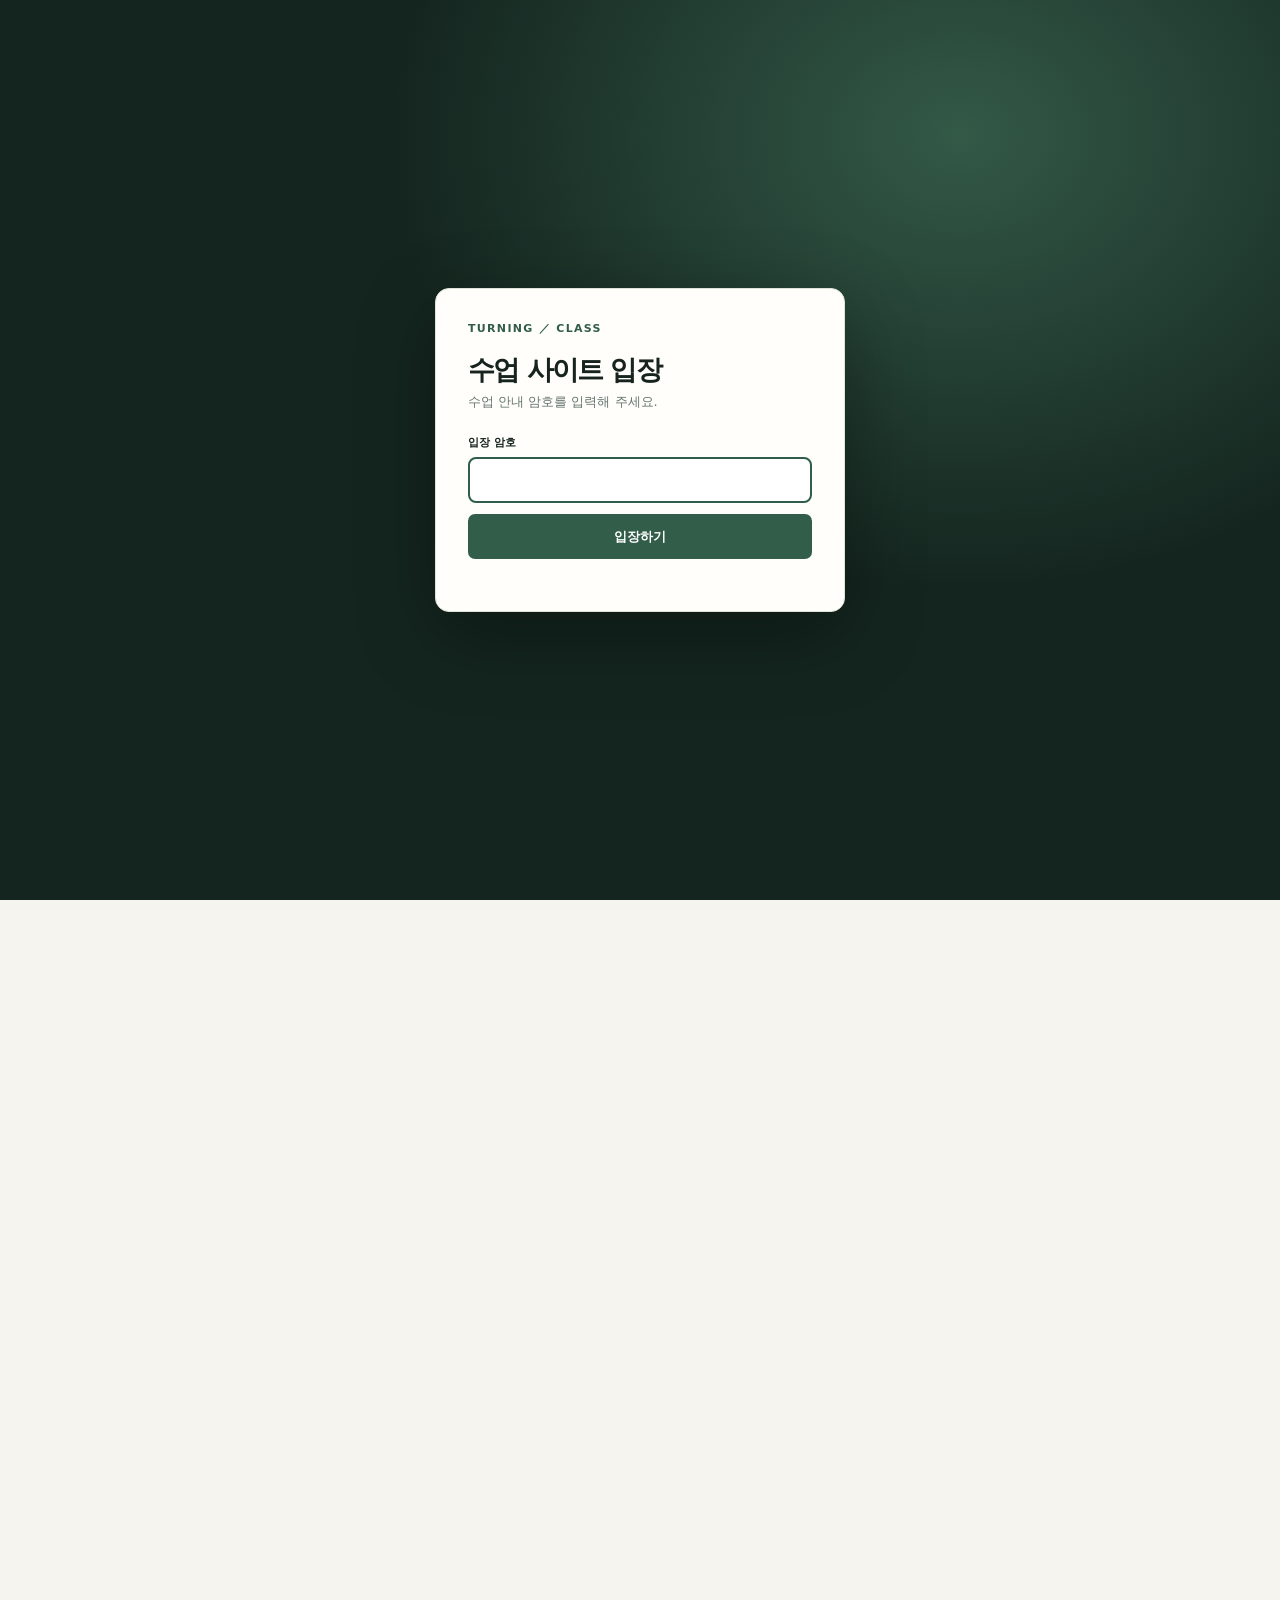
<file: index.html>
<!doctype html>
<html lang="ko">
<head>
<meta charset="utf-8"><meta name="viewport" content="width=device-width,initial-scale=1"><meta name="theme-color" content="#14251f">
<title>선반 수업 | 기계가공 실습</title>
<style>
:root{--ink:#17231e;--muted:#68766f;--paper:#f5f4ef;--card:#fffefa;--line:#e3e3d9;--green:#315d49;--lime:#c9df8a;--orange:#d8754e}*{box-sizing:border-box}html{scroll-behavior:smooth}body{margin:0;background:var(--paper);color:var(--ink);font-family:Inter,"Pretendard","Noto Sans KR",system-ui,sans-serif}a{color:inherit;text-decoration:none}.shell{max-width:1180px;margin:auto;padding:0 28px}.topbar{height:76px;border-bottom:1px solid var(--line);display:flex;align-items:center;justify-content:space-between}.brand{font-size:16px;font-weight:800;letter-spacing:-.04em}.brand b{color:var(--green)}nav{display:flex;gap:25px;color:#55645c;font-size:13px;font-weight:650}.hero{padding:76px 0 62px;display:grid;grid-template-columns:1.1fr .9fr;gap:54px;align-items:center}.eyebrow{font-size:11px;letter-spacing:.18em;text-transform:uppercase;font-weight:800;color:var(--green)}h1{font-size:clamp(42px,6vw,72px);line-height:1.08;letter-spacing:-.075em;margin:19px 0 18px;font-weight:820}.hero p{max-width:480px;color:var(--muted);line-height:1.8;font-size:15px}.actions{display:flex;gap:10px;margin-top:27px;flex-wrap:wrap}.btn{padding:12px 17px;border-radius:7px;background:var(--green);color:white;font-size:13px;font-weight:700}.btn.light{background:transparent;border:1px solid #cfd5cc;color:var(--ink)}.visual{background:#183128;border-radius:12px;min-height:285px;position:relative;overflow:hidden;display:grid;place-items:center;color:#d5e0d4}.visual:before,.visual:after{content:"";position:absolute;border:1px solid #6e9080;border-radius:50%;width:265px;height:265px;opacity:.35}.visual:after{width:190px;height:190px}.lathe{z-index:1;font-size:89px;line-height:1;color:var(--lime);font-family:Georgia,serif}.visual small{position:absolute;bottom:20px;left:22px;color:#c8d4ca;font-size:11px;letter-spacing:.12em}.visual .tag{position:absolute;right:19px;top:18px;border:1px solid #789183;border-radius:20px;padding:7px 11px;font-size:10px}.stats{border-top:1px solid var(--line);border-bottom:1px solid var(--line);display:grid;grid-template-columns:repeat(3,1fr);padding:19px 0;margin-bottom:76px}.stat{padding:0 20px;border-right:1px solid var(--line)}.stat:first-child{padding-left:0}.stat:last-child{border:0}.stat strong{font-size:22px;letter-spacing:-.05em}.stat span{display:block;color:var(--muted);font-size:12px;margin-top:4px}.section{padding:0 0 78px;scroll-margin-top:24px}.section-head{display:flex;justify-content:space-between;align-items:end;margin-bottom:22px}.section-head h2{font-size:27px;letter-spacing:-.06em;margin:7px 0 0}.section-head p{font-size:13px;color:var(--muted);margin:0}.grid{display:grid;grid-template-columns:repeat(3,1fr);gap:14px}.card{background:var(--card);border:1px solid var(--line);border-radius:9px;padding:21px;min-height:177px;display:flex;flex-direction:column;transition:.18s}.card:hover{transform:translateY(-3px);border-color:#a9b9a7;box-shadow:0 8px 22px #192d2010}.card .icon{font-size:20px}.card h3{font-size:17px;letter-spacing:-.04em;margin:14px 0 6px}.card p{font-size:12px;line-height:1.65;color:var(--muted);margin:0}.card .open{font-size:11px;color:var(--green);font-weight:800;margin-top:auto;padding-top:14px}.practice-top{display:flex;align-items:center;justify-content:space-between;margin-bottom:15px}.search{padding:10px 13px;border:1px solid var(--line);background:var(--card);border-radius:6px;font:inherit;font-size:12px;width:220px;outline-color:var(--green)}.filters{display:flex;gap:7px;flex-wrap:wrap;margin-bottom:17px}.filter{border:1px solid var(--line);background:transparent;padding:7px 12px;border-radius:20px;color:#55645c;font-size:11px;cursor:pointer}.filter.active{background:var(--green);border-color:var(--green);color:white}.drawings{display:grid;grid-template-columns:repeat(6,1fr);gap:9px}.drawing{background:var(--card);border:1px solid var(--line);padding:14px;border-radius:7px;display:flex;flex-direction:column;min-height:102px}.drawing:hover{border-color:#8ca594}.drawing b{font-size:14px}.drawing small{color:var(--muted);font-size:10px;margin-top:5px}.drawing em{font-size:10px;color:var(--green);font-style:normal;font-weight:750;margin-top:auto;padding-top:12px}.hidden{display:none!important}.note{background:#e9eee3;border-radius:8px;padding:17px 20px;display:flex;gap:13px;align-items:flex-start;color:#42554a;font-size:12px;line-height:1.7}.note strong{white-space:nowrap}.footer{border-top:1px solid var(--line);padding:23px 0 34px;color:var(--muted);font-size:11px;display:flex;justify-content:space-between}.blank{display:none;text-align:center;color:var(--muted);padding:30px;font-size:13px}@media(max-width:760px){.shell{padding:0 19px}.topbar{height:64px}nav{gap:13px;font-size:11px}.hero{grid-template-columns:1fr;gap:28px;padding:53px 0 42px}.visual{min-height:210px}.lathe{font-size:70px}.stats{margin-bottom:55px}.grid{grid-template-columns:repeat(2,1fr)}.drawings{grid-template-columns:repeat(3,1fr)}.section{padding-bottom:58px}.section-head p{max-width:145px;text-align:right;line-height:1.5}}@media(max-width:420px){nav{gap:9px}.nav-extra{display:none}.grid{grid-template-columns:1fr}.card{min-height:150px}.drawings{grid-template-columns:repeat(2,1fr)}.practice-top{align-items:flex-start;gap:10px;flex-direction:column}.search{width:100%}.stats .stat{padding:0 10px}.stat strong{font-size:18px}.footer{gap:15px;flex-direction:column}}
</style><script>try{if(localStorage.getItem("turning-class-entry-access-v2")!=="ok")document.documentElement.classList.add("classroom-gate-pending")}catch(e){document.documentElement.classList.add("classroom-gate-pending")}</script><link rel="stylesheet" href="classroom-gate.css"><script src="classroom-gate.js" defer></script></head>
<body><div class="shell">
<header class="topbar"><a class="brand" href="#home">TURNING <b>／</b> CLASS</a><nav><a href="#learn">학습 자료</a><a href="cnc-code-practice.html">코드 암기 연습</a><a href="#practice">도면 연습</a><a href="#safety">실습 안내</a><a href="pairing.html">2인 1조 편성</a><a href="drawing-lottery.html">도면 추첨</a></nav></header>
<main id="home"><section class="hero"><div><div class="eyebrow">기계가공 · 범용선반 & CNC</div><h1>도면을 읽고,<br>정밀하게 깎다.</h1><p>선반 가공의 기본부터 CNC 프로그래밍과 자격 실기까지. 자료를 따라 배우고, 도면을 골라 직접 연습해 보세요.</p><div class="actions"><a class="btn" href="#learn">수업 자료 보기&nbsp; ↘</a><a class="btn light" href="cnc-code-practice.html">코드 암기 연습 시작 ↗</a></div></div><div class="visual"><span class="tag">LATHE PRACTICE · 2026</span><span class="lathe">◉</span><small>MEASURE · SET · CUT</small></div></section>
<div class="stats"><div class="stat"><strong>02</strong><span>범용 · CNC 선반 학습</span></div><div class="stat"><strong>30</strong><span>기능사 공개 실기 도면</span></div><div class="stat"><strong>14</strong><span>연습 문제와 풀이 자료</span></div></div>
<section class="section" id="learn"><div class="section-head"><div><div class="eyebrow">Course materials</div><h2>수업 자료</h2></div><p>폴더에 있는 학습 자료를 바로 열어보세요.</p></div><div class="grid">
<a class="card" href="pairing.html"><span class="icon">♧</span><h3>2인 1조 편성</h3><p>20명 이름을 입력하고 실습 짝을 무작위로 구성합니다.</p><span class="open">짝 편성 페이지 열기 ↗</span></a>
<a class="card" href="drawing-lottery.html"><span class="icon">🎲</span><h3>실기 도면 랜덤 배정</h3><p>학생 20명에게 공개 도면 30개를 무작위로 배정합니다.</p><span class="open">도면 추첨 시작 ↗</span></a>
<a class="card" href="범용선반-작업순서.pdf" target="_blank"><span class="icon">◷</span><h3>범용선반 작업 순서</h3><p>가공 전 준비부터 작업 흐름까지 순서대로 확인합니다.</p><span class="open">자료 열기 ↗</span></a>
<a class="card" href="CNC-공구보정.pdf" target="_blank"><span class="icon">⌖</span><h3>CNC 선반 공구 보정</h3><p>공구 보정의 개념과 설정 방법을 학습합니다.</p><span class="open">자료 열기 ↗</span></a>
<a class="card" href="CNC-코드암기.pdf" target="_blank"><span class="icon">⌘</span><h3>CNC 프로그래밍 코드</h3><p>자주 사용하는 코드와 프로그램 작성 기초를 익힙니다.</p><span class="open">자료 열기 ↗</span></a>
<a class="card" href="cnc-review-game.html"><span class="icon">⚑</span><h3>CNC 코드 복습 게임</h3><p>팀별 퀴즈로 코드 이름과 뜻을 함께 복습합니다.</p><span class="open">게임 시작 ↗</span></a>
<a class="card" href="public-drawing-1-practice.html"><span class="icon">▤</span><h3>실기 공개도면 1번 프로그램 연습</h3><p>도면과 후면·전면 모범답안을 나란히 확인합니다.</p><span class="open">도면 1번 연습 시작 ↗</span></a><a class="card" href="cnc-fill-practice.html"><span class="icon">▤</span><h3>CNC 프로그램 빈칸 연습</h3><p>축 도면을 보며 고정 코드와 치수를 채워 봅니다.</p><span class="open">빈칸 연습 시작 ↗</span></a>

<a class="card" href="axis-drawing-gallery.html"><span class="icon">⌗</span><h3>선반 축 확대도</h3><p>원본 한글 파일의 37개 축 도면을 모아 볼 수 있습니다.</p><span class="open">축 확대도 모아보기 ↗</span></a>
<a class="card" href="선반기능사-피치.hwp" target="_blank"><span class="icon">↗</span><h3>선반기능사 실기 피치</h3><p>실기 준비에 활용하는 추가 수업 자료입니다.</p><span class="open">자료 열기 ↗</span></a>
</div><div class="filters" style="margin-top:15px"><button class="filter" onclick="document.getElementById('extraPractice').classList.toggle('hidden');this.textContent=this.textContent.includes('펼치기')?'연습 문제 접기':'연습 문제 펼치기'">연습 문제 펼치기</button></div><div id="extraPractice" class="grid hidden">
<a class="card" href="프로그래밍-연습-2.pdf" target="_blank"><h3>프로그래밍 연습 2</h3><p>앞단·뒷단 프로그램 연습</p><span class="open">문제 열기 ↗</span></a><a class="card" href="프로그래밍-연습-3.pdf" target="_blank"><h3>프로그래밍 연습 3</h3><p>앞단·뒷단 프로그램 연습</p><span class="open">문제 열기 ↗</span></a><a class="card" href="프로그래밍-연습-4.pdf" target="_blank"><h3>프로그래밍 연습 4</h3><p>앞단·뒷단 프로그램 연습</p><span class="open">문제 열기 ↗</span></a><a class="card" href="프로그래밍-연습-5.pdf" target="_blank"><h3>프로그래밍 연습 5</h3><p>앞단·뒷단 프로그램 연습</p><span class="open">문제 열기 ↗</span></a><a class="card" href="나사-절입량.png" target="_blank"><h3>나사 절입량 참고</h3><p>나사 가공 깊이와 절입량을 확인합니다.</p><span class="open">그림 열기 ↗</span></a><a class="card" href="기능사-2번-도면-확대.hwp" target="_blank"><h3>기능사 2번 도면 확대</h3><p>실기 도면 상세 확인 자료입니다.</p><span class="open">자료 열기 ↗</span></a></div></section>
<section class="section" id="practice"><div class="section-head"><div><div class="eyebrow">Drawing practice</div><h2>실기 도면 연습</h2></div><p>번호를 골라 도면을 열고<br>치수와 가공 순서를 살펴보세요.</p></div><div class="practice-top"><div class="filters" style="margin:0"><button class="filter active" data-filter="all">전체 30</button><button class="filter" data-filter="early">1–10</button><button class="filter" data-filter="middle">11–20</button><button class="filter" data-filter="late">21–30</button></div><input class="search" id="search" placeholder="도면 번호 검색…" aria-label="도면 번호 검색"></div><div class="drawings" id="drawings"></div><div id="blank" class="blank">검색 결과가 없습니다.</div><div class="note" style="margin-top:18px"><strong>연습 순서</strong><span>도면의 기준면과 주요 치수를 먼저 표시하고, 가공 순서를 계획한 뒤 치수 측정 방법까지 정리해 보세요. 학생 연습용 축 확대도와 모범 답안은 수업 자료에서 확인할 수 있습니다.</span></div></section>
<section class="section" id="safety"><div class="section-head"><div><div class="eyebrow">Workshop basics</div><h2>안전한 실습, 정확한 결과</h2></div></div><div class="grid"><div class="card"><span class="icon">①</span><h3>작업 전 점검</h3><p>보안경을 착용하고 공작물·척·공구의 고정 상태를 확인합니다. 척 핸들은 회전 전에 반드시 분리합니다.</p></div><div class="card"><span class="icon">②</span><h3>측정은 정지 후</h3><p>회전 중에는 손이나 측정 도구를 가까이 대지 않습니다. 가공물을 측정할 때는 주축을 멈춥니다.</p></div><div class="card"><span class="icon">③</span><h3>칩과 주변 정리</h3><p>칩은 손으로 치우지 말고 전용 도구를 사용합니다. 작업이 끝나면 전원을 끄고 주변을 정리합니다.</p></div></div></section></main>
<footer class="footer"><span>TURNING / CLASS · 선반 가공 수업 자료</span><span>자료는 수업 폴더의 파일과 연결되어 있습니다.</span></footer></div>
<script>
const drawings=document.getElementById('drawings');
for(let n=1;n<=30;n++){const a=document.createElement('a');a.className='drawing';a.href=`drawing-${n}.pdf`;a.target='_blank';a.dataset.n=n;a.dataset.band=n<=10?'early':n<=20?'middle':'late';a.innerHTML=`<b>공개 도면 ${String(n).padStart(2,'0')}</b><small>선반기능사 실기 · ${n}번</small><em>도면 열기 ↗</em>`;drawings.appendChild(a)}
let selected='all';function update(){const q=document.getElementById('search').value.trim();let shown=0;document.querySelectorAll('.drawing').forEach(e=>{const okBand=selected==='all'||e.dataset.band===selected;const okQuery=!q||e.dataset.n.includes(q);e.classList.toggle('hidden',!(okBand&&okQuery));if(okBand&&okQuery)shown++});document.getElementById('blank').style.display=shown?'none':'block'}
document.querySelectorAll('[data-filter]').forEach(b=>b.addEventListener('click',()=>{selected=b.dataset.filter;document.querySelectorAll('[data-filter]').forEach(x=>x.classList.toggle('active',x===b));update()}));document.getElementById('search').addEventListener('input',update);
</script></body></html>
</file>
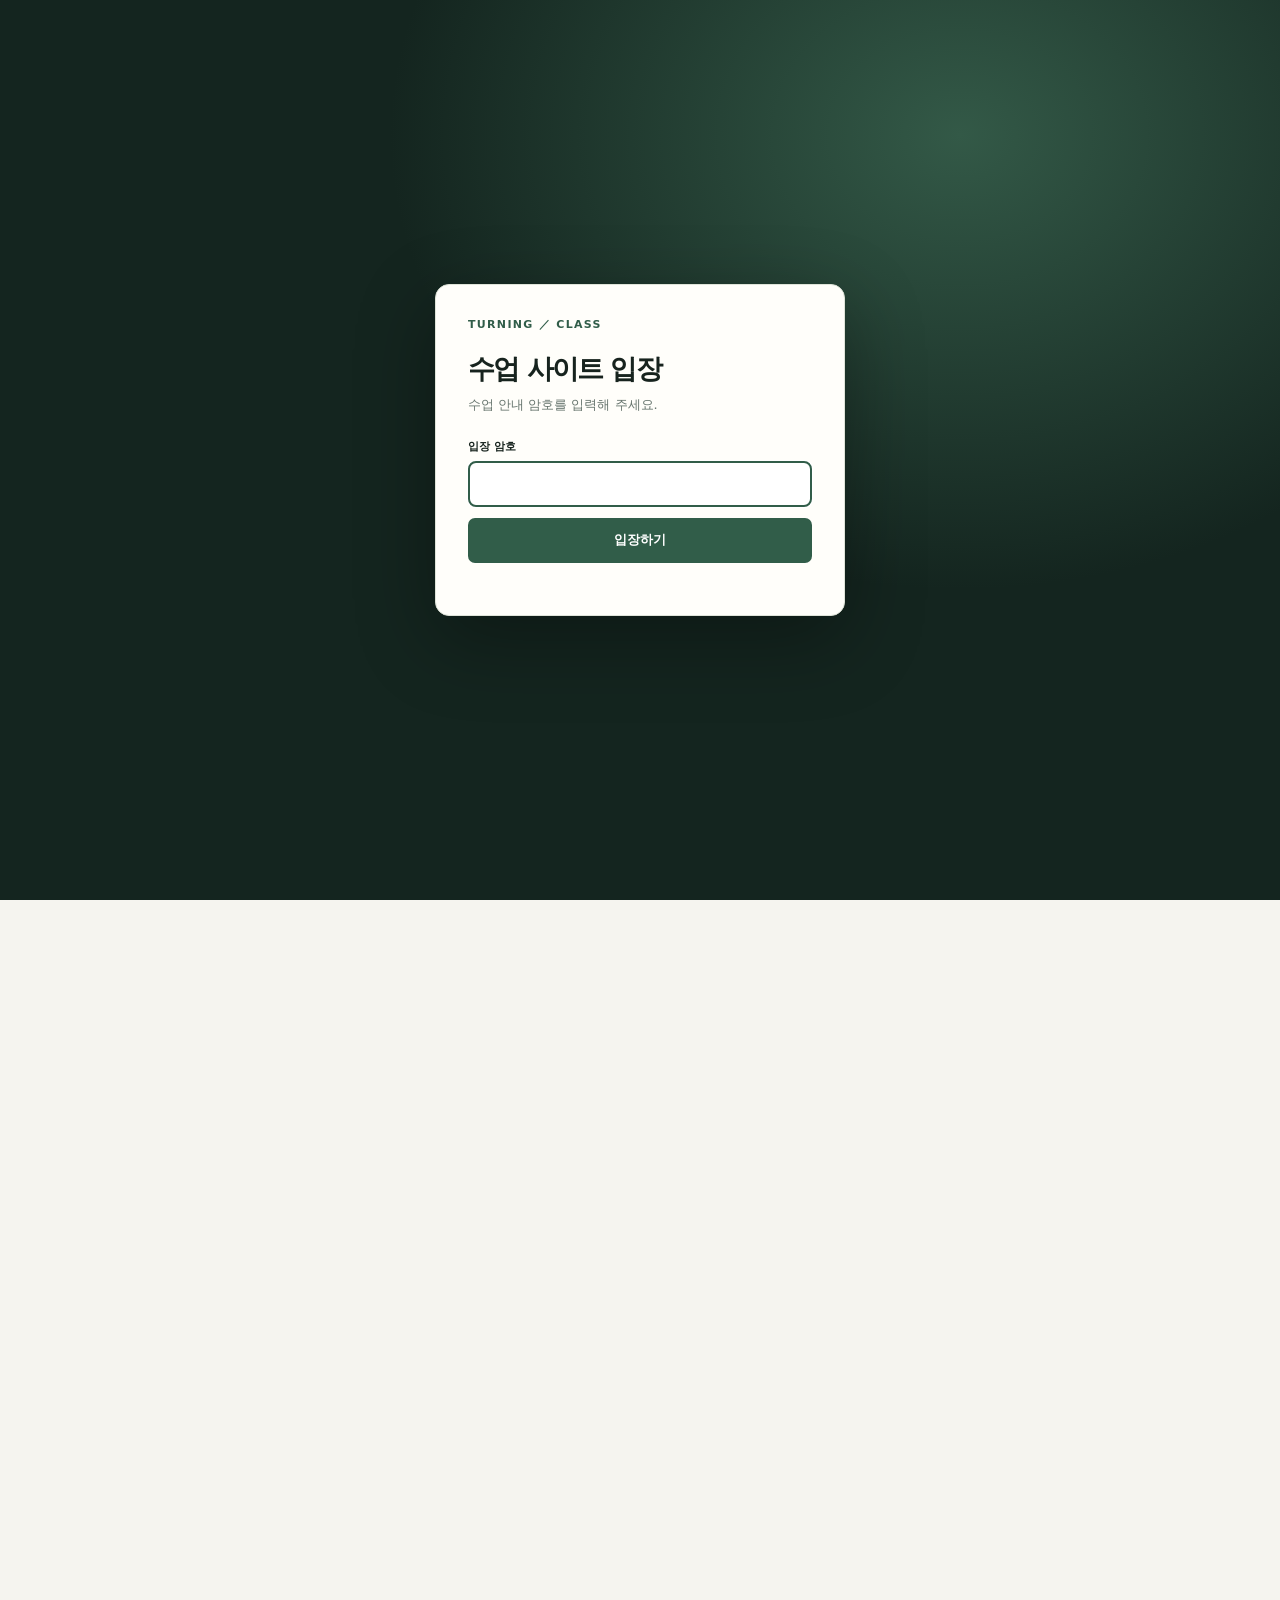
<file: axis-drawing-gallery.html>
<!doctype html>
<html lang="ko">
<head>
<meta charset="utf-8"><meta name="viewport" content="width=device-width,initial-scale=1"><meta name="theme-color" content="#14251f">
<title>선반 축 확대도 | TURNING CLASS</title>
<style>
:root{--ink:#17231e;--muted:#68766f;--paper:#f5f4ef;--card:#fffefa;--line:#e3e3d9;--green:#315d49;--lime:#c9df8a}*{box-sizing:border-box}body{margin:0;background:var(--paper);color:var(--ink);font-family:Inter,"Pretendard","Noto Sans KR",system-ui,sans-serif}.shell{max-width:1280px;margin:auto;padding:0 28px}a{color:inherit;text-decoration:none}.topbar{height:76px;border-bottom:1px solid var(--line);display:flex;align-items:center;justify-content:space-between}.brand{font-weight:800;letter-spacing:-.04em}.brand b{color:var(--green)}.back{font-size:13px;color:var(--green);font-weight:700}.intro{padding:46px 0 26px}.eyebrow{font-size:11px;letter-spacing:.18em;text-transform:uppercase;font-weight:800;color:var(--green)}h1{font-size:clamp(32px,5vw,48px);letter-spacing:-.07em;margin:10px 0}.intro p{color:var(--muted);font-size:14px;line-height:1.7;margin:0}.gallery{display:grid;grid-template-columns:repeat(4,minmax(0,1fr));gap:14px;padding:8px 0 70px}.item{border:1px solid var(--line);background:var(--card);border-radius:9px;overflow:hidden;cursor:pointer;text-align:left;color:inherit;padding:0;transition:.18s}.item:hover{transform:translateY(-3px);border-color:#9eae9d;box-shadow:0 8px 22px #192d2010}.thumb{height:250px;display:grid;place-items:center;background:#fff;border-bottom:1px solid var(--line);overflow:hidden}.thumb img{width:100%;height:100%;object-fit:contain}.label{display:flex;justify-content:space-between;align-items:center;padding:12px 14px}.label strong{font-size:14px}.label span{font-size:10px;color:var(--green);font-weight:750}.modal{position:fixed;inset:0;background:#101814ed;display:none;align-items:center;justify-content:center;padding:24px;z-index:10}.modal.open{display:flex}.modal img{max-width:min(96vw,1500px);max-height:88vh;object-fit:contain;background:white;border-radius:4px}.close{position:absolute;top:18px;right:24px;border:1px solid #ffffff66;background:transparent;color:white;border-radius:50%;width:42px;height:42px;font-size:22px;cursor:pointer}.caption{position:absolute;bottom:12px;color:white;font-size:13px}.footer{border-top:1px solid var(--line);padding:22px 0 32px;color:var(--muted);font-size:11px}@media(max-width:900px){.gallery{grid-template-columns:repeat(3,minmax(0,1fr))}}@media(max-width:620px){.shell{padding:0 16px}.topbar{height:64px}.gallery{grid-template-columns:repeat(2,minmax(0,1fr));gap:9px}.thumb{height:190px}.intro{padding-top:34px}.modal{padding:12px}}
</style>
<script>try{if(localStorage.getItem("turning-class-entry-access-v2")!=="ok")document.documentElement.classList.add("classroom-gate-pending")}catch(e){document.documentElement.classList.add("classroom-gate-pending")}</script><link rel="stylesheet" href="classroom-gate.css"><script src="classroom-gate.js" defer></script></head><body><div class="shell"><header class="topbar"><a class="brand" href="index.html">TURNING <b>／</b> CLASS</a><a class="back" href="index.html#learn">← 수업 자료</a></header><main><section class="intro"><div class="eyebrow">Lathe shaft drawings</div><h1>선반 축 확대도</h1><p>한글 원본의 37쪽 도면을 모아 보았습니다. 그림을 누르면 크게 볼 수 있습니다.</p></section><section class="gallery" id="gallery" aria-label="선반 축 확대도 모음"></section></main><footer class="footer">TURNING / CLASS · 선반 가공 수업 자료</footer></div><div class="modal" id="modal" role="dialog" aria-modal="true" aria-label="확대 도면"><button class="close" id="close" aria-label="닫기">×</button><img id="large" alt=""><div class="caption" id="caption"></div></div>
<script>
const gallery=document.getElementById('gallery'),modal=document.getElementById('modal'),large=document.getElementById('large'),caption=document.getElementById('caption');
for(let n=1;n<=37;n++){const number=String(n).padStart(2,'0'),src=`axis-sheet-${number}.png`,button=document.createElement('button');button.className='item';button.type='button';button.setAttribute('aria-label',`${n}번 축 확대도 크게 보기`);button.innerHTML=`<div class="thumb"><img src="${src}" alt="${n}번 선반 축 확대도" loading="lazy"></div><div class="label"><strong>${n}번 도면</strong><span>크게 보기 ↗</span></div>`;button.addEventListener('click',()=>{large.src=src;large.alt=`${n}번 선반 축 확대도`;caption.textContent=`${n}번 선반 축 확대도`;modal.classList.add('open');document.getElementById('close').focus()});gallery.appendChild(button)}
function closeModal(){modal.classList.remove('open');large.src=''}document.getElementById('close').addEventListener('click',closeModal);modal.addEventListener('click',e=>{if(e.target===modal)closeModal()});document.addEventListener('keydown',e=>{if(e.key==='Escape')closeModal()});
</script></body></html>
</file>
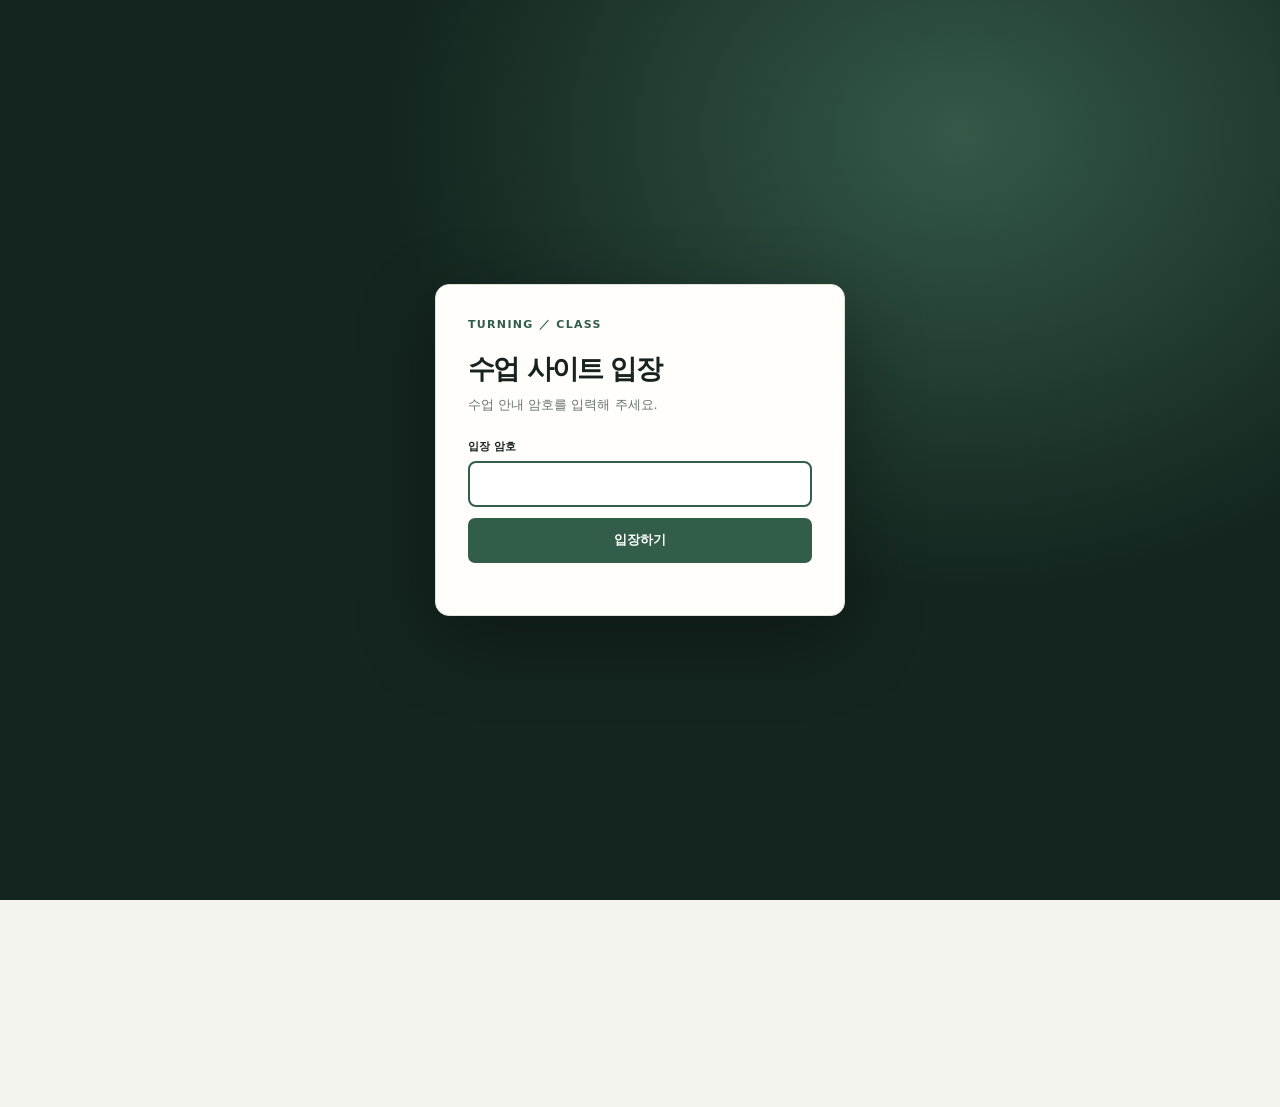
<file: cnc-code-practice.html>
<!doctype html>
<html lang="ko"><head><meta charset="utf-8"><meta name="viewport" content="width=device-width,initial-scale=1"><meta name="theme-color" content="#14251f"><title>CNC 코드 암기 연습 | TURNING CLASS</title>
<style>
:root{--ink:#18241e;--muted:#68766f;--paper:#f4f4ef;--card:#fffefa;--line:#e2e4da;--green:#315d49;--lime:#c9df8a}*{box-sizing:border-box}body{margin:0;background:var(--paper);color:var(--ink);font-family:Inter,"Pretendard","Noto Sans KR",system-ui,sans-serif}a{color:inherit;text-decoration:none}.shell{max-width:1200px;margin:auto;padding:0 25px}.bar{height:69px;border-bottom:1px solid var(--line);display:flex;justify-content:space-between;align-items:center}.brand{font-weight:850;letter-spacing:-.04em}.brand b{color:var(--green)}.back{font-size:12px;color:var(--green);font-weight:750}.intro{padding:34px 0 21px}.eyebrow{font-size:10px;letter-spacing:.16em;color:var(--green);font-weight:850}.intro h1{font-size:32px;letter-spacing:-.06em;margin:8px 0}.intro p{font-size:13px;color:var(--muted);margin:0;line-height:1.7}.selector{display:flex;gap:7px;flex-wrap:wrap;padding:14px 0 19px}.num{width:37px;height:34px;background:var(--card);border:1px solid var(--line);border-radius:5px;color:#536259;cursor:pointer;font:700 12px inherit}.num.active{background:var(--green);color:white;border-color:var(--green)}.work{display:grid;grid-template-columns:minmax(0,1fr) minmax(0,1.03fr);gap:15px;align-items:stretch}.panel{background:var(--card);border:1px solid var(--line);border-radius:8px;overflow:hidden}.panel-head{height:48px;padding:0 15px;display:flex;align-items:center;justify-content:space-between;border-bottom:1px solid var(--line)}.panel-head strong{font-size:13px}.panel-head span{font-size:10px;color:var(--muted)}.headlink{color:var(--green);font-weight:750}.drawing{width:100%;height:min(69vh,720px);min-height:430px;display:block;background:white;object-fit:contain}.workpiece-note{display:flex;align-items:center;gap:10px;flex-wrap:wrap;padding:13px 16px;border-top:1px solid var(--line);background:#eef2e9;color:#58675d;font-size:11px}.workpiece-note .label{font-weight:800;color:var(--green);margin-right:3px}.workpiece-note strong{display:inline-block;background:white;border:1px solid #dce3d8;border-radius:4px;padding:5px 9px;color:#23372d;font:750 12px/1.1 "Cascadia Code","Consolas",monospace}.writing{display:flex;flex-direction:column;min-height:520px}.hint{padding:11px 14px;font-size:11px;color:#56665d;line-height:1.55;background:#eef2e9;border-bottom:1px solid var(--line)}textarea{display:block;width:100%;flex:1;min-height:420px;resize:vertical;border:0;outline:0;background:#17221e;color:#e0e9dd;padding:19px;font:13px/1.72 "Cascadia Code","Consolas","D2Coding",monospace;tab-size:2;white-space:pre;overflow:auto}.textarea::placeholder,textarea::placeholder{color:#87958b}.tools{display:flex;justify-content:space-between;gap:10px;align-items:center;padding:11px 13px;border-top:1px solid var(--line)}.status{font-size:10px;color:var(--muted)}.buttons{display:flex;gap:6px}.btn{border:1px solid var(--line);border-radius:5px;background:#fffefa;padding:8px 11px;font-size:11px;font-weight:750;cursor:pointer;color:#37463e}.btn.primary{background:var(--green);border-color:var(--green);color:white}.below{display:flex;justify-content:space-between;color:var(--muted);font-size:10px;line-height:1.6;padding:13px 1px 30px}.below a{color:var(--green);font-weight:700}.toast{position:fixed;bottom:20px;left:50%;transform:translate(-50%,12px);opacity:0;transition:.2s;background:#20392e;color:white;border-radius:6px;padding:10px 14px;font-size:12px;pointer-events:none}.toast.show{opacity:1;transform:translate(-50%,0)}@media(max-width:790px){.shell{padding:0 15px}.intro h1{font-size:27px}.work{grid-template-columns:1fr}.drawing{height:60vh;min-height:390px}.writing{min-height:540px}textarea{min-height:430px}.below{flex-direction:column;gap:5px}}@media(max-width:430px){.num{width:32px}.panel-head{padding:0 11px}.tools{align-items:flex-start;flex-direction:column}.buttons{width:100%}.btn{flex:1}.drawing{min-height:330px}}
</style><script>try{if(localStorage.getItem("turning-class-entry-access-v2")!=="ok")document.documentElement.classList.add("classroom-gate-pending")}catch(e){document.documentElement.classList.add("classroom-gate-pending")}</script><link rel="stylesheet" href="classroom-gate.css"><script src="classroom-gate.js" defer></script></head><body><div class="shell"><header class="bar"><a class="brand" href="index.html">TURNING <b>／</b> CLASS</a><a class="back" href="index.html">← 수업 홈</a></header><main><section class="intro"><div class="eyebrow">CNC PROGRAMMING · PRACTICE</div><h1>공작물 모형을 보고, 프로그램을 작성하세요.</h1><p>실기 공개도면 30개에서 공작물 모형을 확대해 보여줍니다. 번호를 골라 형상을 살펴보고 CNC 프로그램을 작성하세요.</p></section><div class="selector" id="selector" aria-label="실기 공개도면 30개에서 연습 문제 선택"></div><section class="work"><article class="panel"><div class="panel-head"><strong id="drawingTitle">공작물 모형 01</strong><span><a class="headlink" id="fullDrawing" target="_blank">원본 전체 도면 ↗</a></span></div><img class="drawing" id="drawing" alt="선택한 실기 도면의 확대 공작물 모형"><div class="workpiece-note" aria-live="polite"><span class="label">도면 주서</span><span>미지시 라운드</span><strong id="rValue">R2</strong><span>미지시 모따기</span><strong id="cValue">C2</strong></div></article><article class="panel writing"><div class="panel-head"><strong>CNC 프로그램 작성</strong><span id="count">0자</span></div><div class="hint">도면의 형상과 치수를 먼저 살펴본 뒤, 공구별 가공 순서에 따라 프로그램을 작성하세요. 줄바꿈과 공백도 그대로 저장됩니다.</div><textarea id="code" spellcheck="false" autocapitalize="off" autocomplete="off" placeholder="여기에 CNC 선반 프로그램을 작성하세요.&#10;&#10;%&#10;O0001 (PROGRAM NAME)&#10;...&#10;M30&#10;%"></textarea><div class="tools"><span class="status" id="status">이 브라우저에 자동 저장 · 도면 01</span><div class="buttons"><button class="btn" id="clear">작성 내용 지우기</button><button class="btn" id="download">NC 파일 저장</button><button class="btn primary" id="print">인쇄</button></div></div></article></section><div class="below"><span>작성 내용은 현재 기기와 브라우저에 저장되며, 다른 기기와 공유되지 않습니다.</span><a href="CNC-코드암기.pdf" target="_blank">코드 암기 참고 자료 열기 ↗</a></div></main></div><div class="toast" id="toast">저장했습니다.</div>
<script>
const selector=document.getElementById('selector'),drawing=document.getElementById('drawing'),title=document.getElementById('drawingTitle'),code=document.getElementById('code'),status=document.getElementById('status'),count=document.getElementById('count'),toast=document.getElementById('toast');const rcNotes=[null,["R2","C2"],["R2","C2"],["R1","C1"],["R2","C1"],["R1","C1"],["R1","C1"],["R2","C2"],["R2","C2"],["R1","C1"],["R2","C1"],["R2","C2"],["R1","C1"],["R1","C1"],["R2","C2"],["R1","C1"],["R2","C1"],["R1","C1"],["R1","C1"],["R2","C2"],["R2","C2"],["R1","C1"],["R2","C1"],["R2","C2"],["R1","C1"],["R1","C1"],["R2","C2"],["R2","C2"],["R1","C1"],["R2","C2"],["R1","C1"]];let current=1,timer;
for(let n=1;n<=30;n++){const b=document.createElement('button');b.className='num';b.type='button';b.textContent=String(n).padStart(2,'0');b.setAttribute('aria-label',`도면 ${n}번`);b.addEventListener('click',()=>select(n));selector.appendChild(b)}
function key(n){return `turning-class-cnc-workpiece-practice-${n}`}function select(n){save(false);current=n;document.querySelectorAll('.num').forEach((b,i)=>b.classList.toggle('active',i+1===n));const enc=s=>encodeURIComponent(s).replace(/%2F/g,'/');drawing.src=enc(`workpiece-${n}.png`);document.getElementById("fullDrawing").href=enc(`drawing-${n}.pdf`);title.textContent=`공작물 모형 ${String(n).padStart(2,'0')}`;code.value=localStorage.getItem(key(n))||'';status.textContent=`이 브라우저에 자동 저장 · 도면 ${String(n).padStart(2,'0')}`;document.getElementById('rValue').textContent=rcNotes[n][0];document.getElementById('cValue').textContent=rcNotes[n][1];updateCount()}
function updateCount(){count.textContent=`${code.value.length.toLocaleString()}자`}function save(show=true){try{localStorage.setItem(key(current),code.value);status.textContent=`저장됨 · 도면 ${String(current).padStart(2,'0')} · ${new Date().toLocaleTimeString('ko-KR',{hour:'2-digit',minute:'2-digit'})}`;if(show){toast.classList.add('show');clearTimeout(timer);timer=setTimeout(()=>toast.classList.remove('show'),1300)}}catch(e){status.textContent='자동 저장을 사용할 수 없습니다. NC 파일로 저장해 주세요.'}}
code.addEventListener('input',()=>{updateCount();clearTimeout(timer);timer=setTimeout(()=>save(false),350)});code.addEventListener('keydown',e=>{if(e.key==='Tab'){e.preventDefault();const s=code.selectionStart,end=code.selectionEnd;code.setRangeText('  ',s,end,'end')}});document.getElementById('clear').addEventListener('click',()=>{if(code.value&&!confirm('현재 도면의 작성 내용을 지울까요?'))return;code.value='';save();updateCount();code.focus()});document.getElementById('download').addEventListener('click',()=>{const blob=new Blob([code.value],{type:'text/plain;charset=utf-8'}),a=document.createElement('a');a.href=URL.createObjectURL(blob);a.download=`CNC_도면${String(current).padStart(2,'0')}.nc`;a.click();URL.revokeObjectURL(a.href);save()});document.getElementById('print').addEventListener('click',()=>window.print());window.addEventListener('beforeunload',()=>save(false));select(1);
</script></body></html>
</file>
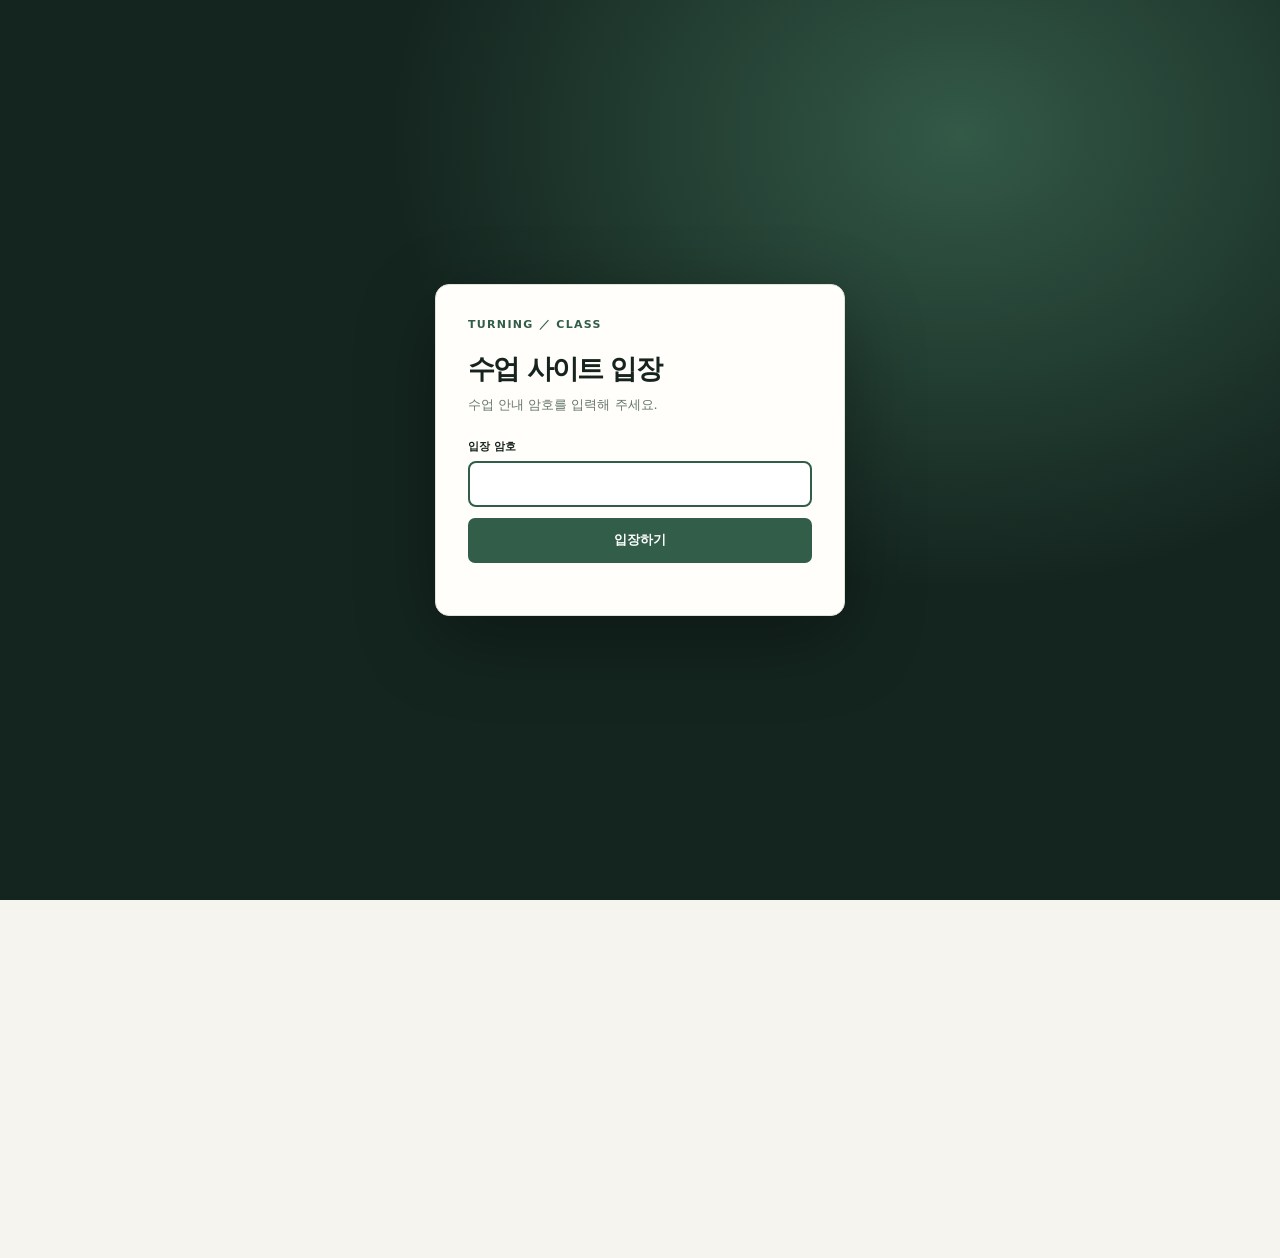
<file: cnc-fill-practice.html>
<!doctype html>
<html lang="ko">
<head><meta charset="utf-8"><meta name="viewport" content="width=device-width,initial-scale=1"><meta name="theme-color" content="#14251f"><title>CNC 프로그램 빈칸 연습 | TURNING CLASS</title>
<style>
:root{--ink:#17231e;--muted:#68766f;--paper:#f5f4ef;--card:#fffefa;--line:#e3e3d9;--green:#315d49;--lime:#c9df8a;--red:#c63830}*{box-sizing:border-box}body{margin:0;background:var(--paper);color:var(--ink);font-family:Inter,"Pretendard","Noto Sans KR",system-ui,sans-serif}button,select{font:inherit;cursor:pointer}a{color:inherit;text-decoration:none}.shell{max-width:1400px;margin:auto;padding:0 24px}.topbar{height:70px;border-bottom:1px solid var(--line);display:flex;align-items:center;justify-content:space-between}.brand{font-weight:850;letter-spacing:-.04em}.brand b{color:var(--green)}.back{color:var(--green);font-size:12px;font-weight:750}.intro{padding:31px 0 20px}.eyebrow{font-size:10px;letter-spacing:.16em;color:var(--green);font-weight:850}.intro h1{font-size:clamp(27px,4vw,39px);letter-spacing:-.06em;margin:8px 0}.intro p{font-size:13px;line-height:1.7;color:var(--muted);margin:0;max-width:920px}.legend{display:flex;gap:9px;flex-wrap:wrap;margin-top:13px}.legend span{border:1px solid var(--line);background:var(--card);border-radius:20px;padding:6px 10px;font-size:10px;font-weight:750}.legend b{font-family:Consolas,monospace}.legend .fixed{color:#18241e}.legend .variable{color:var(--red)}.settings{display:flex;align-items:end;gap:10px;flex-wrap:wrap;background:#e9eee3;padding:13px;border-radius:8px;margin:18px 0 12px}.field label{display:block;font-size:10px;color:#536259;font-weight:750;margin-bottom:5px}.field select{height:36px;min-width:130px;border:1px solid #d4dcd1;border-radius:5px;background:white;color:var(--ink);padding:0 9px;font-size:11px}.btn{border:1px solid var(--line);border-radius:5px;background:#fffefa;padding:9px 12px;font-size:11px;font-weight:800;color:#37463e}.btn.primary{background:var(--green);color:white;border-color:var(--green)}.btn.dark{background:#20392e;color:white;border-color:#20392e}.btn:disabled{opacity:.45;cursor:not-allowed}.setting-note{font-size:10px;line-height:1.55;color:#5f6c62;flex:1;min-width:220px}.layout{display:grid;grid-template-columns:minmax(330px,.82fr) minmax(0,1.18fr);gap:13px;align-items:start}.panel{border:1px solid var(--line);background:var(--card);border-radius:9px;overflow:hidden}.panelhead{height:47px;border-bottom:1px solid var(--line);display:flex;align-items:center;justify-content:space-between;padding:0 14px}.panelhead strong{font-size:12px}.panelhead span{font-size:10px;color:var(--muted)}.drawing-wrap{width:100%;height:auto;aspect-ratio:.98;max-height:calc(100vh - 170px);min-height:0;position:relative;display:block;overflow:hidden;background:#fff;padding:0}.drawing-wrap img{position:absolute;left:0;top:0;display:block;height:100%;width:auto;max-width:none;max-height:none;object-fit:unset}.drawtools{display:flex;align-items:center;justify-content:space-between;gap:8px;padding:9px 12px;border-top:1px solid var(--line)}.drawselect{display:flex;gap:4px;flex-wrap:wrap}.drawselect button{width:31px;height:27px;border:1px solid var(--line);border-radius:4px;background:white;font-size:9px;color:#536259}.drawselect button.active{background:var(--green);border-color:var(--green);color:white}.program-panel{min-height:540px}.program-meta{font-size:10px;color:var(--muted)}.program-body{padding:13px;max-height:calc(100vh - 280px);min-height:480px;overflow:auto;background:#fff}.section-title{font-size:10px;font-weight:850;color:var(--green);letter-spacing:.04em;padding:8px 0;border-bottom:1px solid #e8e9e2;margin:4px 0 7px}.code-line{display:flex;align-items:center;gap:5px;min-height:28px;font:12px/1.6 "Cascadia Code",Consolas,"D2Coding",monospace;white-space:pre-wrap;flex-wrap:wrap}.code-line.comment{color:#777;font:11px/1.5 "Pretendard","Noto Sans KR",sans-serif;margin:3px 0}.token.fixed{color:#18241e}.token.variable{color:var(--red);font-weight:750}.blank{width:92px;height:25px;border:1px dashed #a8b5a6;border-radius:4px;background:#f4f7f1;color:#17231e;padding:2px 6px;font:700 11px/1.4 Consolas,monospace;outline-color:var(--green)}.blank.variable{border-color:#df9991;background:#fff5f3}.blank.correct{border:1px solid var(--green);background:#edf5e8}.blank.incorrect{border:1px solid #d64e45;background:#fff0ed}.blank.manual{border:1px solid #d49a46;background:#fff8e9}.divider{border-top:1px dashed #cfd5cc;margin:7px 0}.actions{display:flex;justify-content:space-between;align-items:center;gap:8px;flex-wrap:wrap;padding:10px 12px;border-top:1px solid var(--line)}.actiongroup{display:flex;gap:6px;flex-wrap:wrap}.status{font-size:10px;color:var(--muted);min-height:18px;padding:2px 0}.status strong{color:var(--green)}.help{font-size:10px;color:#68766f;line-height:1.6;padding:11px 13px;background:#f0f3ec;border-top:1px solid var(--line)}footer{padding:19px 0 30px;font-size:10px;color:var(--muted)}@media(max-width:850px){.layout{grid-template-columns:1fr}.drawing-wrap{height:auto;min-height:0;max-height:none;aspect-ratio:.98}.program-body{max-height:none;min-height:380px}.settings{align-items:stretch}.field{flex:1;min-width:125px}.field select{width:100%}.setting-note{flex-basis:100%}}@media(max-width:480px){.shell{padding:0 13px}.topbar{height:62px}.intro{padding-top:25px}.drawselect button{width:29px}.panelhead{padding:0 10px}.program-body{padding:9px}.code-line{font-size:11px;gap:4px}.blank{width:78px}.actions{align-items:stretch}.actiongroup{width:100%}.actiongroup .btn{flex:1}.status{width:100%}}
</style><script>try{if(localStorage.getItem("turning-class-entry-access-v2")!=="ok")document.documentElement.classList.add("classroom-gate-pending")}catch(e){document.documentElement.classList.add("classroom-gate-pending")}</script><link rel="stylesheet" href="classroom-gate.css"><script src="classroom-gate.js" defer></script></head><body><div class="shell">
<header class="topbar"><a class="brand" href="index.html">TURNING <b>／</b> CLASS</a><a class="back" href="index.html#learn">← 수업 홈</a></header>
<main><section class="intro"><div class="eyebrow">CNC PROGRAMMING · FILL IN PRACTICE</div><h1>도면을 보며 CNC 프로그램 빈칸 채우기</h1><p>축 확대도를 고르고 프로그램 빈칸을 채워 보세요. 문제를 새로 만들 때마다 빈칸 위치가 달라집니다. 검정색은 도면 종류와 관계없이 사용하는 고정 코드입니다. 도면별 치수는 예시 숫자 없이 빈칸으로 표시되므로 선택한 도면을 보고 입력하세요.</p><div class="legend"><span class="fixed"><b>검정</b> 고정 코드 · 자동 확인</span><span class="variable"><b>빨강</b> 도면별 치수 · 도면을 보고 작성</span></div></section><p style="margin:0 0 14px;font-size:12px;color:#315d49"><a href="public-drawing-1-practice.html"><strong>실기 공개도면 1번 프로그램 연습 →</strong></a></p>
<section class="settings"><div class="field"><label for="part">가공 방향</label><select id="part"><option value="rear">후면 가공</option><option value="front">전면 가공</option><option value="both">전면 + 후면</option></select></div><div class="field"><label for="mode">빈칸 유형</label><select id="mode"><option value="mixed">고정 코드 + 도면 치수</option><option value="fixed">고정 코드</option><option value="variable">도면별 치수</option></select></div><div class="field"><label for="blankCount">고정 코드 빈칸 수</label><select id="blankCount"><option value="8">8개</option><option value="14" selected>14개</option><option value="24">24개</option><option value="all">선택 유형 모두</option></select></div><button class="btn primary" id="newSet">새 빈칸 만들기 ↻</button><span class="setting-note">도면 치수는 값 예시를 넣지 않았습니다. 선택한 도면에서 읽어 직접 입력하세요. 치수 값은 자동 채점하지 않습니다.</span></section>
<section class="layout"><article class="panel"><div class="panelhead"><strong id="drawingTitle">축 확대도 01</strong><span>37개 자료 중 선택</span></div><div class="drawing-wrap"><img id="drawing" src="axis-sheet-01.png" alt="축 확대도 1번"></div><div class="drawtools"><button class="btn" id="randomDrawing">도면 무작위 선택</button><a class="back" href="axis-drawing-gallery.html">전체 축 확대도 모아보기 ↗</a></div><div class="drawselect" id="drawselect" aria-label="축 확대도 선택" style="padding:0 12px 12px"></div></article>
<article class="panel program-panel"><div class="panelhead"><strong>CNC 프로그램</strong><span class="program-meta" id="blankMeta">빈칸 준비 중</span></div><div class="program-body" id="programBody"></div><div class="actions"><div class="status" id="status" aria-live="polite">빈칸의 답을 입력하고 채점해 보세요.</div><div class="actiongroup"><button class="btn" id="check">답 확인</button><button class="btn" id="reveal">고정 코드 보기</button><button class="btn" id="copy">프로그램 복사</button><button class="btn primary" id="download">.NC 저장</button></div></div><div class="help">고정 코드 빈칸은 정답을 자동 확인합니다. 도면 치수 빈칸은 선택한 도면에서 값을 찾아 작성한 뒤 교사가 확인할 수 있도록 프로그램을 복사하거나 저장하세요. 숫자와 부호, 소수점까지 작성합니다.</div></article></section></main><footer>TURNING / CLASS · CNC 코드 암기 자료와 선반 축 확대도 37개를 이용한 수업 연습</footer></div>
<script>
const rear=`(후면가공)
G28 U0. W0.
G50 S2000 M03
T0303
G96 S200 M08
G00 X55. Z10.
G71 U1. R0.5
G71 P1 Q2 U0.2 W0.2 F0.2
N1 G01 X-2.
Z0.
X0.
[[X]]
[[X]] [[Z]]
[[Z]]
N2 G01 X55.
G28 U0. W0.
--------------------------------
T0303
G96 S200
G00 X55. Z10.
G70 P1 Q2 F0.1
G28 U0. W0.
--------------------------------
T0505
G97 S500
G00 [[X]] [[Z]]
G75 R0.5
G75 [[X]] [[Z]] P500 Q1000 R0. F0.03
G28 U0. W0.
M09
M05
M01 (일시정지)`;
const front=`(전면가공)
G28 U0. W0.
G50 S2000 M03
T0303
G96 S200 M08
G00 X55. Z10.
G71 U1. R0.5
G71 P3 Q4 U0.2 W0.2 F0.2
N3 G01 X-2.
Z0.
X0.
[[X]]
[[X]] [[Z]]
[[Z]]
G02 [[X]] [[Z]] [[R]]
G01 [[Z]]
[[X]]
[[X]] [[Z]]
[[Z]]
[[X]]
[[Z]]
[[X]]
[[X]] [[Z]]
[[Z]]
[[X]]
G03 [[X]] [[Z]] [[R]]
N4 G01 X55.
G28 U0. W0.
T0303
G96 S200
G00 X55. Z10.
G70 P3 Q4 F0.1
G28 U0. W0.
T0505
G97 S500
G00 [[X]] [[Z]]
G75 R0.5
G75 [[X]] [[Z]] P500 Q1000 R0. F0.03
G28 U0. W0.
T0707
G97 S500
G00 [[X]] [[Z]]
G76 P010060 Q50 R0.2
G76 [[X]] [[Z]] P890 Q350 F1.5
G28 U0. W0.
M09
M05
M02
%`;
const $=id=>document.getElementById(id);let drawingNumber=1,blanked=[],lastPart='';const draws=$('drawselect');for(let n=1;n<=37;n++){const b=document.createElement('button');b.type='button';b.textContent=String(n).padStart(2,'0');b.setAttribute('aria-label',`${n}번 축 확대도`);b.addEventListener('click',()=>selectDrawing(n));draws.appendChild(b)}
function selectDrawing(n){drawingNumber=n;$('drawing').src=`axis-sheet-${String(n).padStart(2,'0')}.png`;$('drawing').alt=`축 확대도 ${n}번`;$('drawingTitle').textContent=`축 확대도 ${String(n).padStart(2,'0')}`;draws.querySelectorAll('button').forEach((b,i)=>b.classList.toggle('active',i+1===n))}
function makeLines(){const part=$('part').value;lastPart=part;const raw=part==='both'?`${rear}\n--------------------------------\n${front}`:part==='rear'?rear:front;return raw.split('\n').map((line,li)=>{if(!line||line.startsWith('---')||line.startsWith('('))return{line,li,comment:true,tokens:[]};const matches=[...line.matchAll(/\[\[([^\]]+)\]\]|\S+/g)];return{line,li,comment:false,tokens:matches.map((m,ti)=>({text:m[1]||m[0],marker:m[1]||'',kind:m[1]?'variable':'fixed',id:`${li}-${ti}`}))}})}
function build(){const lines=makeLines(),tokens=lines.flatMap(l=>l.tokens),mode=$('mode').value,variables=tokens.filter(t=>t.kind==='variable'),fixed=tokens.filter(t=>t.kind==='fixed');let fixedBlanks=[];if(mode==='fixed'||mode==='mixed'){const count=$('blankCount').value==='all'?fixed.length:Math.min(+$('blankCount').value,fixed.length);fixedBlanks=[...fixed].sort(()=>Math.random()-.5).slice(0,count)}blanked=[...variables,...fixedBlanks];const hidden=new Set(blanked.map(t=>t.id)),body=$('programBody');body.innerHTML='';lines.forEach(row=>{if(row.comment){const e=document.createElement('div');e.className=row.line.startsWith('---')?'divider':'code-line comment';if(!row.line.startsWith('---'))e.textContent=row.line;body.appendChild(e);return}const e=document.createElement('div');e.className='code-line';row.tokens.forEach(t=>{if(hidden.has(t.id)){const input=document.createElement('input');input.className=`blank ${t.kind}`;if(t.kind==='fixed')input.dataset.answer=t.text;input.dataset.kind=t.kind;input.dataset.id=t.id;input.autocomplete='off';input.spellcheck=false;input.setAttribute('aria-label',t.kind==='fixed'?'고정 코드 빈칸':`${t.marker} 도면 치수 빈칸`);input.placeholder=t.kind==='fixed'?'코드':`${t.marker}값`;input.style.width=t.kind==='fixed'?`${Math.min(130,Math.max(78,t.text.length*9+16))}px`:'88px';e.appendChild(input)}else{const span=document.createElement('span');span.className=`token ${t.kind}`;span.textContent=t.text;e.appendChild(span)}});body.appendChild(e)});$('blankMeta').textContent=`${blanked.length}개 빈칸 · 도면 치수 ${variables.length}개 포함`;$('status').textContent='빈칸의 답을 입력하고 채점해 보세요.';}
function check(){let fixedCorrect=0,fixedTotal=0,fixedEmpty=0,variableFilled=0,variableTotal=0;document.querySelectorAll('.blank').forEach(i=>{i.classList.remove('correct','incorrect','manual');if(i.dataset.kind==='fixed'){fixedTotal++;if(!i.value.trim()){fixedEmpty++;return}if(normalize(i.value)===normalize(i.dataset.answer)){fixedCorrect++;i.classList.add('correct')}else i.classList.add('incorrect')}else{variableTotal++;if(i.value.trim()){variableFilled++;i.classList.add('manual')}}});const openVariable=variableTotal-variableFilled;$('status').innerHTML=`고정 코드 <strong>${fixedCorrect}/${fixedTotal}</strong> 정답${fixedEmpty?' · 미입력 '+fixedEmpty+'개':''}${variableTotal?` · 도면 치수 ${variableFilled}/${variableTotal}개 입력, 교사 확인 필요`:''}${openVariable?' · 치수 미입력 '+openVariable+'개':''}`}
function revealFixed(){document.querySelectorAll('.blank.fixed').forEach(i=>{i.value=i.dataset.answer;i.classList.remove('incorrect');i.classList.add('correct')});$('status').textContent='고정 코드 정답을 표시했습니다. 빨간 치수는 선택한 도면을 보고 확인하세요.'}
function fullCode(){let index=0;return [...$('programBody').children].map(el=>{if(el.classList.contains('divider'))return'--------------------------------';if(el.classList.contains('comment'))return el.textContent;const parts=[...el.childNodes].map(n=>{if(n.nodeType===Node.TEXT_NODE)return n.textContent;if(n.classList?.contains('blank'))return n.value.trim()||'_____';return n.textContent});return parts.join(' ')}).join('\n')}
$('newSet').addEventListener('click',build);$('part').addEventListener('change',build);$('mode').addEventListener('change',build);$('blankCount').addEventListener('change',build);$('randomDrawing').addEventListener('click',()=>selectDrawing(1+Math.floor(Math.random()*37)));$('check').addEventListener('click',check);$('reveal').addEventListener('click',revealFixed);$('copy').addEventListener('click',async()=>{try{await navigator.clipboard.writeText(fullCode());$('status').textContent='프로그램을 복사했습니다.'}catch(e){$('status').textContent='복사 권한을 사용할 수 없습니다. .NC 저장을 이용하세요.'}});$('download').addEventListener('click',()=>{const blob=new Blob([fullCode()],{type:'text/plain;charset=utf-8'}),a=document.createElement('a');a.href=URL.createObjectURL(blob);a.download=`CNC_빈칸연습_축${String(drawingNumber).padStart(2,'0')}.nc`;a.click();URL.revokeObjectURL(a.href)});selectDrawing(1);build();
</script></body></html>
</file>
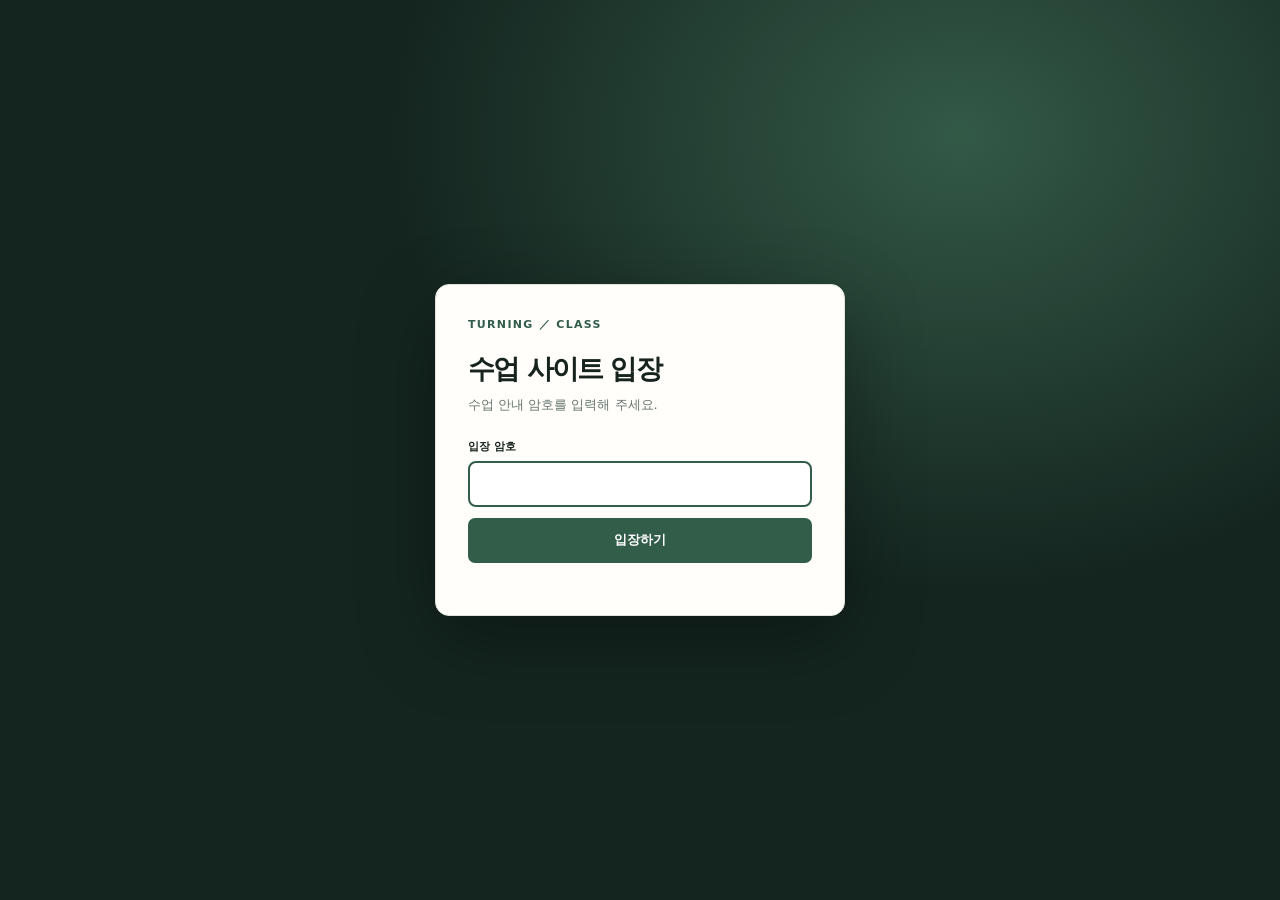
<file: cnc-review-game.html>
<!doctype html>
<html lang="ko">
<head>
<meta charset="utf-8"><meta name="viewport" content="width=device-width,initial-scale=1"><meta name="theme-color" content="#14251f">
<title>CNC 코드 복습 게임 | TURNING CLASS</title>
<style>
:root{--ink:#17231e;--muted:#68766f;--paper:#f5f4ef;--card:#fffefa;--line:#e3e3d9;--green:#315d49;--lime:#c9df8a;--orange:#d8754e;--red:#a9443e}*{box-sizing:border-box}body{margin:0;background:var(--paper);color:var(--ink);font-family:Inter,"Pretendard","Noto Sans KR",system-ui,sans-serif}button,input,select{font:inherit}button{cursor:pointer}.shell{max-width:1120px;margin:auto;padding:0 24px}.topbar{height:70px;border-bottom:1px solid var(--line);display:flex;align-items:center;justify-content:space-between}.brand{font-size:15px;font-weight:850;letter-spacing:-.04em;color:var(--ink);text-decoration:none}.brand b{color:var(--green)}.back{font-size:12px;color:var(--green);font-weight:750;text-decoration:none}.intro{padding:38px 0 22px}.eyebrow{font-size:10px;letter-spacing:.17em;color:var(--green);font-weight:850}.intro h1{font-size:clamp(28px,4vw,42px);letter-spacing:-.065em;margin:9px 0}.intro p{font-size:13px;line-height:1.7;color:var(--muted);margin:0}.setup,.panel{background:var(--card);border:1px solid var(--line);border-radius:12px;padding:24px}.setup h2{font-size:17px;margin:0 0 18px;letter-spacing:-.04em}.settings{display:grid;grid-template-columns:repeat(3,1fr);gap:15px}.field label{display:block;font-size:11px;font-weight:750;margin-bottom:7px;color:#536259}.field input,.field select{width:100%;height:42px;padding:0 11px;border:1px solid var(--line);border-radius:6px;background:#fffefa;color:var(--ink);outline-color:var(--green)}.teams{display:grid;grid-template-columns:repeat(4,1fr);gap:10px;margin-top:15px}.team-input label{font-size:10px;color:var(--muted)}.team-input input{margin-top:5px}.startrow{display:flex;justify-content:space-between;align-items:center;gap:14px;margin-top:21px}.small-note{font-size:11px;color:var(--muted);line-height:1.6}.btn{border:1px solid var(--line);border-radius:6px;background:white;color:var(--ink);padding:11px 15px;font-size:12px;font-weight:800}.btn.primary{background:var(--green);color:white;border-color:var(--green)}.btn.dark{background:#20392e;color:white;border-color:#20392e}.btn:disabled{opacity:.4;cursor:not-allowed}.hidden{display:none!important}.game{padding:18px 0 45px}.scoreboard{display:grid;grid-template-columns:repeat(4,1fr);gap:9px;margin-bottom:14px}.score{border:1px solid var(--line);background:var(--card);border-radius:8px;padding:12px 14px;position:relative}.score.active{border:2px solid var(--green);background:#eff4e9;padding:11px 13px}.score span{display:block;font-size:10px;color:var(--muted);font-weight:700}.score strong{font-size:23px;letter-spacing:-.04em}.score em{position:absolute;right:12px;top:14px;font-size:9px;color:var(--green);font-style:normal;font-weight:850}.gamebar{display:flex;align-items:center;justify-content:space-between;gap:12px;padding:12px 15px;background:#e9eee3;border-radius:8px;margin-bottom:12px}.progress{font-size:12px;font-weight:800}.timerbox{display:flex;align-items:center;gap:10px;font-size:11px;color:#536259}.timer{font:800 20px/1 "Cascadia Code",Consolas,monospace;color:var(--green);min-width:42px}.timer.low{color:var(--red)}.timertrack{height:4px;background:#d8e0d3;border-radius:9px;overflow:hidden;flex:1;max-width:240px}.timertrack i{height:100%;display:block;width:100%;background:var(--green);transition:width .25s linear}.question{min-height:365px;display:flex;flex-direction:column;align-items:center;justify-content:center;text-align:center;padding:28px 22px}.qtag{font-size:10px;color:var(--green);font-weight:850;letter-spacing:.14em}.prompt{font-size:clamp(25px,4.5vw,48px);line-height:1.35;letter-spacing:-.05em;font-weight:820;max-width:800px;margin:20px auto 26px}.prompt.code{font:800 clamp(43px,9vw,88px)/1.05 "Cascadia Code",Consolas,monospace;letter-spacing:-.07em}.choices{display:grid;grid-template-columns:1fr 1fr;gap:10px;width:min(760px,100%)}.choice{min-height:58px;text-align:left;border:1px solid var(--line);border-radius:8px;background:#fff;padding:13px 16px;font-size:14px;font-weight:680;color:var(--ink);transition:.14s}.choice:hover:not(:disabled){border-color:#829a87;transform:translateY(-1px)}.choice .letter{display:inline-grid;place-items:center;width:25px;height:25px;border-radius:50%;background:#eef2e9;color:var(--green);margin-right:9px;font-size:11px;font-weight:850}.choice.correct{border-color:var(--green);background:#eaf2e3}.choice.wrong{border-color:#e7b5a8;background:#fff0ec}.choice:disabled{cursor:default}.feedback{min-height:32px;margin-top:14px;font-size:13px;font-weight:800}.feedback.good{color:var(--green)}.feedback.bad{color:var(--red)}.gamecontrols{display:flex;align-items:center;justify-content:space-between;gap:10px;flex-wrap:wrap;border-top:1px solid var(--line);padding-top:14px}.controlgroup{display:flex;gap:7px;flex-wrap:wrap}.result{text-align:center;padding:50px 20px}.result .medal{font-size:55px}.result h2{font-size:34px;letter-spacing:-.06em;margin:14px 0 7px}.result p{color:var(--muted);font-size:13px}.resulttable{max-width:460px;margin:24px auto;text-align:left}.resultline{display:flex;justify-content:space-between;padding:12px 15px;border-bottom:1px solid var(--line);background:var(--card)}.resultline:first-child{border-radius:8px 8px 0 0}.resultline:last-child{border:0;border-radius:0 0 8px 8px}.resultline b{color:var(--green)}footer{padding:0 0 28px;color:var(--muted);font-size:10px}.toast{position:fixed;bottom:22px;left:50%;transform:translate(-50%,10px);opacity:0;pointer-events:none;background:#20392e;color:white;padding:10px 15px;border-radius:7px;font-size:12px;transition:.2s}.toast.show{opacity:1;transform:translate(-50%,0)}@media(max-width:700px){.shell{padding:0 15px}.settings{grid-template-columns:1fr 1fr}.teams{grid-template-columns:1fr 1fr}.scoreboard{grid-template-columns:1fr 1fr}.setup,.panel{padding:17px}.question{min-height:380px}.choices{grid-template-columns:1fr}.choice{min-height:51px}.startrow{align-items:flex-start;flex-direction:column}.gamebar{flex-wrap:wrap}.timertrack{max-width:none;min-width:90px}.gamecontrols{align-items:stretch}.controlgroup{width:100%}.controlgroup .btn{flex:1}}@media(max-width:390px){.settings{grid-template-columns:1fr}.intro{padding-top:28px}.topbar{height:61px}}
@media print{.topbar,.intro,.gamecontrols,.gamebar .timerbox,footer{display:none!important}body{background:white}.shell{max-width:none}.game{padding:0}.scoreboard{grid-template-columns:repeat(4,1fr)}}
</style><script>try{if(localStorage.getItem("turning-class-entry-access-v2")!=="ok")document.documentElement.classList.add("classroom-gate-pending")}catch(e){document.documentElement.classList.add("classroom-gate-pending")}</script><link rel="stylesheet" href="classroom-gate.css"><script src="classroom-gate.js" defer></script></head>
<body><div class="shell">
<header class="topbar"><a class="brand" href="index.html">TURNING <b>／</b> CLASS</a><a class="back" href="index.html">← 수업 홈</a></header>
<main><section class="intro"><div class="eyebrow">CLASSROOM REVIEW · CNC CODE QUIZ</div><h1>오늘의 CNC 코드 대결</h1><p>화면을 함께 보며 코드의 뜻을 맞혀 보세요. 팀별로 돌아가며 답하고, 제한 시간 안에 더 많은 점수를 모읍니다.</p></section>
<section class="setup" id="setup"><h2>게임 설정</h2><div class="settings"><div class="field"><label for="teamCount">참여 팀 수</label><select id="teamCount"><option value="2">2팀</option><option value="3">3팀</option><option value="4">4팀</option></select></div><div class="field"><label for="roundCount">문제 수</label><select id="roundCount"><option value="10">10문제</option><option value="15">15문제</option><option value="20">20문제</option><option value="30">전체 30문제</option></select></div><div class="field"><label for="seconds">문제 제한 시간</label><select id="seconds"><option value="10">10초</option><option value="15" selected>15초</option><option value="20">20초</option><option value="30">30초</option></select></div></div><div class="teams" id="teamFields"></div><div class="startrow"><span class="small-note">정답을 고르면 현재 팀 점수가 자동으로 올라가고<br>다음 팀 차례로 넘어갑니다.</span><button class="btn primary" id="start">게임 시작&nbsp; ↗</button></div></section>
<section class="game hidden" id="game"><div class="scoreboard" id="scoreboard"></div><div class="gamebar"><span class="progress" id="progress">문제 1 / 10</span><div class="timertrack"><i id="timerTrack"></i></div><span class="timerbox">남은 시간 <b class="timer" id="timer">15</b>초</span></div><article class="panel question"><div class="qtag" id="qtag">코드의 뜻을 고르세요</div><div class="prompt" id="prompt"></div><div class="choices" id="choices"></div><div class="feedback" id="feedback" aria-live="polite"></div></article><div class="gamecontrols"><div class="small-note" id="turnLabel">현재 차례</div><div class="controlgroup"><button class="btn" id="reveal">정답 공개</button><button class="btn" id="skip">패스</button><button class="btn dark" id="fullscreen">전체 화면</button><button class="btn primary" id="next" disabled>다음 문제 →</button></div></div></section>
<section class="panel result hidden" id="result"><div class="medal">🏆</div><div class="eyebrow">ROUND COMPLETE</div><h2 id="winner"></h2><p>함께 복습한 CNC 코드를 다시 확인해 보세요.</p><div class="resulttable" id="resulttable"></div><button class="btn primary" id="restart">다시 하기</button> <a class="btn" href="index.html">수업 홈으로</a></section>
</main><footer>TURNING / CLASS · CNC 코드 암기 복습 · 프로젝터 화면에 맞춰 전체 화면으로 진행할 수 있습니다.</footer></div><div class="toast" id="toast"></div>
<script>
const bank=[
{code:'G00',meaning:'급속 위치 결정 (급속 이송)',note:'절삭 이송이 아닌 빠른 위치 이동에 사용합니다.'},
{code:'G01',meaning:'직선 보간 (절삭 이송)',note:'지정한 이송 속도로 직선 가공합니다.'},
{code:'G02',meaning:'시계 방향 원호 보간',note:'원호 보간 방향은 기계 좌표계와 보는 방향에 따라 확인합니다.'},
{code:'G03',meaning:'반시계 방향 원호 보간',note:'원호 보간 방향은 기계 좌표계와 보는 방향에 따라 확인합니다.'},
{code:'G04',meaning:'드웰 (정지 시간)',note:'지정 시간 동안 축의 이송을 정지합니다.'},
{code:'G28',meaning:'기계 원점 복귀',note:'중간점을 거쳐 기계 원점으로 복귀할 때 사용합니다.'},
{code:'G40',meaning:'공구 인선 반경 보정 취소',note:'공구 인선 반경 보정 상태를 해제합니다.'},
{code:'G41',meaning:'공구 인선 반경 보정 좌측',note:'프로그램 경로 기준 좌측 보정입니다.'},
{code:'G42',meaning:'공구 인선 반경 보정 우측',note:'프로그램 경로 기준 우측 보정입니다.'},
{code:'G50',meaning:'주축 최고 회전수 제한',note:'주속 일정 제어에서 최고 회전수를 제한할 때 사용합니다.'},
{code:'G96',meaning:'주속 일정 제어',note:'공작물 지름 변화에 따라 주축 회전수를 조절합니다.'},
{code:'G97',meaning:'주속 일정 제어 취소 (회전수 지정)',note:'주축 회전수를 직접 지정하는 모드입니다.'},
{code:'G98',meaning:'분당 이송 (mm/min)',note:'이송 속도를 분당 거리로 지정합니다.'},
{code:'G99',meaning:'회전당 이송 (mm/rev)',note:'주축 1회전당 이송량으로 지정합니다.'},
{code:'M00',meaning:'프로그램 정지',note:'작업자 확인을 위해 프로그램을 정지합니다.'},
{code:'M01',meaning:'선택적 프로그램 정지',note:'선택 정지 기능이 켜져 있을 때 프로그램을 정지합니다.'},
{code:'M03',meaning:'주축 정회전',note:'주축을 정회전 방향으로 회전시킵니다.'},
{code:'M04',meaning:'주축 역회전',note:'주축을 역회전 방향으로 회전시킵니다.'},
{code:'M05',meaning:'주축 정지',note:'주축 회전을 정지합니다.'},
{code:'M08',meaning:'절삭유 공급 켜기',note:'절삭유 펌프를 작동시킵니다.'},
{code:'M09',meaning:'절삭유 공급 끄기',note:'절삭유 공급을 정지합니다.'},
{code:'M30',meaning:'프로그램 종료 및 처음으로 복귀',note:'프로그램을 종료하고 시작 위치로 되돌립니다.'},
{code:'T0101',meaning:'1번 공구 선택 · 1번 공구 보정',note:'공구 번호와 보정 번호 표기는 장비 설정에 따라 확인합니다.'},
{code:'X',meaning:'X축 좌표 지정',note:'선반에서는 일반적으로 공작물의 지름 방향 좌표입니다.'},
{code:'Z',meaning:'Z축 좌표 지정',note:'주축 중심선 방향의 길이 좌표입니다.'},
{code:'F',meaning:'이송 속도 지정',note:'G98/G99 모드에 따라 분당 또는 회전당 이송으로 해석합니다.'},
{code:'S',meaning:'주축 회전수 또는 주속 지정',note:'G97에서는 회전수, G96에서는 주속을 지정합니다.'},
{code:'N',meaning:'프로그램 블록 번호',note:'프로그램 행을 구분하기 위한 번호입니다.'},
{code:'O',meaning:'프로그램 번호',note:'가공 프로그램을 식별하는 번호입니다.'},
{code:'P / Q',meaning:'정삭 사이클의 시작·끝 블록 지정',note:'G70 정삭 사이클에서 가공 형상의 시작과 끝 블록을 지정할 때 사용합니다.'}
];
let teams=[],questions=[],qIndex=0,turn=0,clock=null,remaining=15,locked=false,shownCodeFirst=true;const el=id=>document.getElementById(id);
function renderTeamFields(){const count=+el('teamCount').value;el('teamFields').innerHTML=Array.from({length:count},(_,i)=>`<div class="field team-input"><label for="team${i}">팀 ${i+1} 이름</label><input id="team${i}" maxlength="12" value="${['1조','2조','3조','4조'][i]}" aria-label="팀 ${i+1} 이름"></div>`).join('')}
el('teamCount').addEventListener('change',renderTeamFields);renderTeamFields();
function startGame(){teams=Array.from({length:+el('teamCount').value},(_,i)=>({name:el(`team${i}`).value.trim()||`${i+1}조`,score:0}));const amount=+el('roundCount').value;questions=[...bank].sort(()=>Math.random()-.5).slice(0,amount);qIndex=0;turn=0;remaining=+el('seconds').value;el('setup').classList.add('hidden');el('result').classList.add('hidden');el('game').classList.remove('hidden');renderScores();showQuestion();window.scrollTo({top:0,behavior:'smooth'})}
function renderScores(){el('scoreboard').innerHTML=teams.map((t,i)=>`<div class="score ${i===turn?'active':''}"><span>${escapeHTML(t.name)}</span><strong>${t.score}</strong>${i===turn?'<em>현재 차례</em>':''}</div>`).join('');el('turnLabel').textContent=`현재 차례 · ${teams[turn].name}`}
function escapeHTML(s){return s.replace(/[&<>"']/g,c=>({'&':'&amp;','<':'&lt;','>':'&gt;','"':'&quot;',"'":'&#39;'}[c]))}
function showQuestion(){clearInterval(clock);if(qIndex>=questions.length){finish();return}locked=false;remaining=+el('seconds').value;const q=questions[qIndex],codeFirst=Math.random()<.5;shownCodeFirst=codeFirst;el('progress').textContent=`문제 ${qIndex+1} / ${questions.length}`;el('qtag').textContent=codeFirst?'코드의 뜻을 고르세요':'이 뜻에 해당하는 코드를 고르세요';el('prompt').textContent=codeFirst?q.code:q.meaning;el('prompt').classList.toggle('code',codeFirst);const distractors=bank.filter(x=>x!==q).sort(()=>Math.random()-.5).slice(0,3);const options=[q,...distractors].sort(()=>Math.random()-.5);el('choices').innerHTML=options.map((o,i)=>`<button class="choice" data-correct="${o===q}" data-code="${escapeHTML(o.code)}"><span class="letter">${'ABCD'[i]}</span>${escapeHTML(codeFirst?o.meaning:o.code)}</button>`).join('');el('choices').querySelectorAll('.choice').forEach(b=>b.addEventListener('click',()=>answer(b,q)));el('feedback').textContent='';el('feedback').className='feedback';el('reveal').disabled=false;el('skip').disabled=false;el('next').disabled=true;updateTimer();clock=setInterval(()=>{remaining--;updateTimer();if(remaining<=0){clearInterval(clock);locked=true;el('choices').querySelectorAll('.choice').forEach(b=>b.disabled=true);el('feedback').textContent=`시간 종료 · 정답 ${q.code} — ${q.meaning}`;el('feedback').className='feedback bad';el('next').disabled=false;el('reveal').disabled=true;el('skip').disabled=true}},1000)}
function answer(btn,q){if(locked)return;locked=true;clearInterval(clock);const correct=btn.dataset.correct==='true';el('choices').querySelectorAll('.choice').forEach(b=>{b.disabled=true;if(b.dataset.correct==='true')b.classList.add('correct')});if(correct){teams[turn].score++;btn.classList.add('correct');el('feedback').textContent=`정답! ${teams[turn].name} +1점 · ${q.note}`;el('feedback').className='feedback good'}else{btn.classList.add('wrong');el('feedback').textContent=`아쉬워요 · 정답 ${q.code} — ${q.meaning}`;el('feedback').className='feedback bad'}renderScores();el('next').disabled=false;el('reveal').disabled=true;el('skip').disabled=true}
function reveal(){if(locked)return;locked=true;clearInterval(clock);const q=questions[qIndex];el('choices').querySelectorAll('.choice').forEach(b=>{b.disabled=true;if(b.dataset.code===q.code)b.classList.add('correct')});el('feedback').textContent=`정답은 ${q.code} — ${q.meaning}. ${q.note}`;el('feedback').className='feedback good';el('next').disabled=false;el('reveal').disabled=true;el('skip').disabled=true}
function skip(){if(!locked){clearInterval(clock);locked=true}const q=questions[qIndex];el('choices').querySelectorAll('.choice').forEach(b=>{b.disabled=true;if(b.dataset.code===q.code)b.classList.add('correct')});el('feedback').textContent=`패스 · 정답 ${q.code} — ${q.meaning}`;el('feedback').className='feedback';el('next').disabled=false;el('reveal').disabled=true;el('skip').disabled=true}
function nextQuestion(){if(!locked)return;qIndex++;turn=(turn+1)%teams.length;renderScores();showQuestion()}
function updateTimer(){el('timer').textContent=remaining;el('timer').classList.toggle('low',remaining<=5);el('timerTrack').style.width=`${Math.max(0,remaining/(+el('seconds').value)*100)}%`}
function finish(){clearInterval(clock);el('game').classList.add('hidden');el('result').classList.remove('hidden');const sorted=[...teams].sort((a,b)=>b.score-a.score);const winners=sorted.filter(t=>t.score===sorted[0].score);el('winner').textContent=winners.length>1?`멋진 무승부! (${winners.map(t=>t.name).join(' · ')})`:`${winners[0].name} 우승!`;el('resulttable').innerHTML=sorted.map((t,i)=>`<div class="resultline"><span>${i+1}위 · ${escapeHTML(t.name)}</span><b>${t.score}점</b></div>`).join('');window.scrollTo({top:0,behavior:'smooth'})}
el('start').addEventListener('click',startGame);el('next').addEventListener('click',nextQuestion);el('reveal').addEventListener('click',reveal);el('skip').addEventListener('click',skip);el('restart').addEventListener('click',()=>{el('result').classList.add('hidden');el('setup').classList.remove('hidden');window.scrollTo({top:0,behavior:'smooth'})});el('fullscreen').addEventListener('click',async()=>{try{if(!document.fullscreenElement)await document.documentElement.requestFullscreen();else await document.exitFullscreen()}catch(e){showToast('전체 화면은 브라우저 메뉴에서 켤 수 있어요.')}});function showToast(s){const t=el('toast');t.textContent=s;t.classList.add('show');setTimeout(()=>t.classList.remove('show'),1800)}document.addEventListener('keydown',e=>{if(el('game').classList.contains('hidden'))return;if('abcd'.includes(e.key.toLowerCase())&&!locked){const i='abcd'.indexOf(e.key.toLowerCase());el('choices').querySelectorAll('.choice')[i]?.click()}if(e.key===' '&&locked&&!el('next').disabled){e.preventDefault();nextQuestion()}});
</script></body></html>
</file>
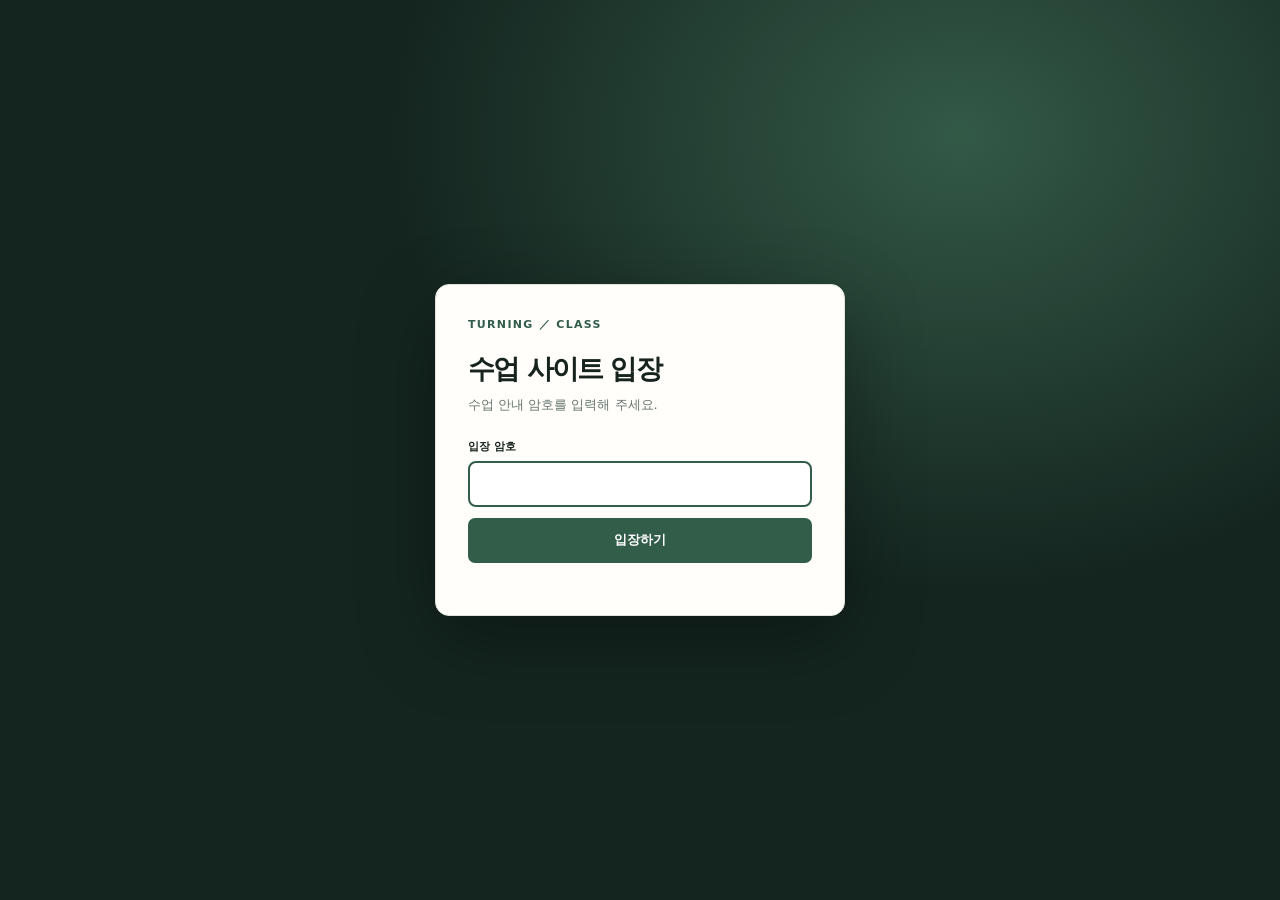
<file: drawing-lottery.html>
<!doctype html>
<html lang="ko"><head><meta charset="utf-8"><meta name="viewport" content="width=device-width,initial-scale=1"><meta name="theme-color" content="#14251f"><title>실기 도면 랜덤 배정 | TURNING CLASS</title>
<style>
:root{--ink:#17231e;--muted:#68766f;--paper:#f5f4ef;--card:#fffefa;--line:#e3e3d9;--green:#315d49;--lime:#c9df8a;--orange:#d8754e}*{box-sizing:border-box}body{margin:0;background:var(--paper);color:var(--ink);font-family:Inter,"Pretendard","Noto Sans KR",system-ui,sans-serif}button,textarea,select{font:inherit}button{cursor:pointer}a{color:inherit;text-decoration:none}.shell{max-width:1120px;margin:auto;padding:0 24px}.topbar{height:70px;border-bottom:1px solid var(--line);display:flex;align-items:center;justify-content:space-between}.brand{font-size:15px;font-weight:850;letter-spacing:-.04em}.brand b{color:var(--green)}.back{font-size:12px;color:var(--green);font-weight:750}.intro{padding:42px 0 22px}.eyebrow{font-size:10px;letter-spacing:.17em;color:var(--green);font-weight:850}.intro h1{font-size:clamp(28px,4.3vw,44px);letter-spacing:-.065em;margin:9px 0}.intro p{font-size:13px;color:var(--muted);line-height:1.75;margin:0;max-width:750px}.stats{display:flex;gap:8px;flex-wrap:wrap;margin-top:15px}.pill{border:1px solid var(--line);background:var(--card);border-radius:20px;padding:7px 11px;font-size:10px;font-weight:750;color:#536259}.panel{background:var(--card);border:1px solid var(--line);border-radius:11px;padding:22px}.setup{display:grid;grid-template-columns:1.1fr .9fr;gap:18px}.setup h2{font-size:17px;letter-spacing:-.04em;margin:0 0 6px}.hint{font-size:11px;color:var(--muted);line-height:1.6;margin:0 0 12px}.names{width:100%;height:290px;resize:vertical;border:1px solid var(--line);border-radius:7px;background:white;color:var(--ink);padding:12px;font:13px/1.8 "Cascadia Code",Consolas,monospace;outline-color:var(--green)}.settings{display:flex;flex-direction:column;gap:13px}.option{border:1px solid var(--line);border-radius:8px;padding:13px;background:#fff}.option label{display:flex;gap:9px;align-items:flex-start;cursor:pointer}.option input{accent-color:var(--green);margin-top:2px}.option b{font-size:12px}.option small{display:block;color:var(--muted);font-size:10px;line-height:1.55;margin-top:4px}.cta{align-self:stretch;border:0;border-radius:7px;background:var(--green);color:white;padding:14px;font-size:13px;font-weight:850;box-shadow:0 4px 0 #1e4534;transition:.15s}.cta:hover{transform:translateY(-1px);box-shadow:0 5px 0 #1e4534}.error{min-height:20px;color:#a9443e;font-size:11px;font-weight:750}.game{margin-top:18px}.gamebar{display:flex;align-items:center;justify-content:space-between;gap:12px;background:#e9eee3;border-radius:8px;padding:12px 15px;margin-bottom:12px}.progress{font-size:12px;font-weight:850}.poolnote{font-size:10px;color:#5b695f}.stage{min-height:340px;display:grid;place-items:center;text-align:center;position:relative;overflow:hidden;background:#1c352b;color:#f6f7ef;border-radius:10px;padding:28px}.stage:before,.stage:after{content:"";position:absolute;border:1px solid #8ca594;border-radius:50%;width:350px;height:350px;opacity:.17}.stage:after{width:245px;height:245px}.stage-inner{position:relative;z-index:1}.stage-label{font-size:11px;color:#c6d4c7;font-weight:800;letter-spacing:.1em}.student{font-size:clamp(20px,3vw,28px);font-weight:780;margin:10px 0 4px}.drawn{font:850 clamp(76px,14vw,142px)/1 Georgia,serif;letter-spacing:-.08em;color:var(--lime);text-shadow:0 8px 25px #0b1a1266;min-width:220px}.drawn.spinning{filter:blur(.4px);transform:scale(1.05)}.drawn small{font:700 13px/1.2 "Pretendard","Noto Sans KR",sans-serif;letter-spacing:0;color:#dce6d7}.open-drawing{display:inline-block;border:1px solid #779182;color:#eef5e8;border-radius:20px;padding:8px 13px;font-size:11px;font-weight:750;margin-top:8px}.open-drawing:hover{background:#315d49}.stage-sub{font-size:11px;color:#becdc0;margin-top:10px}.controls{display:flex;align-items:center;justify-content:space-between;gap:9px;flex-wrap:wrap;padding:13px 0}.controlgroup{display:flex;gap:7px;flex-wrap:wrap}.btn{border:1px solid var(--line);background:white;color:#35443b;border-radius:6px;padding:10px 12px;font-size:11px;font-weight:800}.btn.primary{background:var(--green);border-color:var(--green);color:white}.btn.dark{background:#20392e;border-color:#20392e;color:white}.btn:disabled{opacity:.45;cursor:not-allowed}.results-head{display:flex;align-items:baseline;justify-content:space-between;gap:10px;margin:18px 0 9px}.results-head h2{font-size:16px;margin:0;letter-spacing:-.04em}.results-head span{font-size:10px;color:var(--muted)}.results{display:grid;grid-template-columns:repeat(4,1fr);gap:8px}.result-card{background:var(--card);border:1px solid var(--line);border-radius:8px;padding:12px;min-height:100px;animation:pop .28s ease-out}.result-card .who{font-size:11px;color:var(--muted);font-weight:750;overflow-wrap:anywhere}.result-card .number{font:850 29px/1.1 Georgia,serif;color:var(--green);margin:5px 0}.result-card a{font-size:9px;color:var(--green);font-weight:800}.result-card.hidden-result{display:grid;place-items:center;background:#f1f2ec;color:#a4ada4;font-size:20px}.unused{font-size:10px;line-height:1.6;color:var(--muted);margin-top:11px}.footer{border-top:1px solid var(--line);margin-top:24px;padding:20px 0 30px;color:var(--muted);font-size:10px;display:flex;justify-content:space-between;gap:12px}.hidden{display:none!important}@keyframes pop{from{opacity:0;transform:translateY(9px) scale(.97)}to{opacity:1;transform:translateY(0) scale(1)}}@media(max-width:760px){.shell{padding:0 15px}.intro{padding:31px 0 19px}.setup{grid-template-columns:1fr}.names{height:250px}.stage{min-height:300px}.results{grid-template-columns:repeat(3,1fr)}.footer{flex-direction:column}}@media(max-width:450px){.panel{padding:15px}.results{grid-template-columns:repeat(2,1fr)}.gamebar{align-items:flex-start;flex-direction:column}.controls{align-items:stretch}.controlgroup{width:100%}.controlgroup .btn{flex:1}.drawn{min-width:180px}}
@media print{body{background:white}.topbar,.intro,.setup,.controls,.footer,.poolnote,.stage{display:none!important}.shell{max-width:none}.game{display:block!important;margin:0}.gamebar{background:white;margin:0;padding:0 0 10px}.results{grid-template-columns:repeat(4,1fr)}.result-card{animation:none;break-inside:avoid}.result-card.hidden-result{display:none!important}}
</style>
<script>try{if(localStorage.getItem("turning-class-entry-access-v2")!=="ok"&&sessionStorage.getItem("turning-class-entry-access-v2")!=="ok")document.documentElement.classList.add("classroom-gate-pending")}catch(e){document.documentElement.classList.add("classroom-gate-pending")}</script><link rel="stylesheet" href="classroom-gate.css"><script src="classroom-gate.js" defer></script>
</head><body><div class="shell">
<header class="topbar"><a class="brand" href="index.html">TURNING <b>／</b> CLASS</a><a class="back" href="index.html#learn">← 수업 홈</a></header>
<main><section class="intro"><div class="eyebrow">CLASSROOM DRAWING LOTTERY · 20 STUDENTS / 30 DRAWINGS</div><h1>오늘의 실기 도면 뽑기</h1><p>학생 20명의 이름을 넣고 도면을 한 명씩 뽑아 보세요. 중복 없이 배정하면 20명이 서로 다른 도면을 받고 10개가 남습니다.</p><div class="stats"><span class="pill">학생 20명</span><span class="pill">실기 공개 도면 30개</span><span class="pill">중복 없이 추첨 가능</span></div></section>
<section class="panel setup" id="setup"><div><h2>학생 이름</h2><p class="hint">한 줄에 한 명씩, 총 20명을 입력하세요. 이름 대신 번호로 진행해도 됩니다.</p><textarea class="names" id="names" spellcheck="false" aria-label="학생 이름 20명">학생 01
학생 02
학생 03
학생 04
학생 05
학생 06
학생 07
학생 08
학생 09
학생 10
학생 11
학생 12
학생 13
학생 14
학생 15
학생 16
학생 17
학생 18
학생 19
학생 20</textarea></div><div class="settings"><div><h2>추첨 방법</h2><p class="hint">수업 상황에 맞는 배정 방법을 선택하세요.</p></div><div class="option"><label><input type="radio" name="drawMode" value="unique" checked><span><b>도면 중복 없이 배정</b><small>20명에게 서로 다른 도면을 배정합니다. 10개 도면은 남습니다.</small></span></label></div><div class="option"><label><input type="radio" name="drawMode" value="repeat"><span><b>도면 중복 허용</b><small>각 학생이 30개 중 하나를 독립적으로 뽑습니다. 같은 도면이 나올 수 있습니다.</small></span></label></div><div class="error" id="error" aria-live="polite"></div><button class="cta" id="start">이름 섞고 추첨 준비&nbsp; ↗</button><p class="hint" style="margin:0">추첨 순서와 도면 번호를 모두 무작위로 섞습니다.</p></div></section>
<section class="game hidden" id="game"><div class="gamebar"><span class="progress" id="progress">0 / 20명 배정</span><span class="poolnote" id="poolnote">남은 도면 30개</span></div><div class="stage" id="stage"><div class="stage-inner"><div class="stage-label" id="stageLabel">추첨 준비 완료</div><div class="student" id="student">첫 번째 학생을 뽑아 보세요</div><div class="drawn" id="drawn"><small>도면 번호</small></div><a class="open-drawing hidden" id="openDrawing" href="#" target="_blank" rel="noopener">배정된 도면 열기 ↗</a><div class="stage-sub" id="stageSub">버튼을 누르면 이름과 도면이 무작위로 공개됩니다.</div></div></div><div class="controls"><span class="hint" id="gameHint" style="margin:0">뽑을 때마다 결과가 아래에 쌓입니다.</span><div class="controlgroup"><button class="btn primary" id="next">첫 번째 학생 뽑기</button><button class="btn" id="all">모두 한 번에 공개</button><button class="btn" id="copy">결과 복사</button><button class="btn" id="print">인쇄</button><button class="btn dark" id="fullscreen">전체 화면</button></div></div><div class="results-head"><h2>배정 결과</h2><span id="resultCount">아직 공개된 결과가 없습니다.</span></div><div class="results" id="results" aria-live="polite"></div><div class="unused hidden" id="unused"></div><div class="controls"><button class="btn" id="backSetup">이름/방식 바꾸기</button><button class="btn" id="restart">새로 섞어 다시 추첨</button></div></section></main>
<footer class="footer"><span>TURNING / CLASS · 실기 공개 도면 랜덤 배정</span><a class="back" href="index.html#practice">실기 도면 목록 보기 ↗</a></footer></div>
<script>
const $=id=>document.getElementById(id);const namesInput=$('names');let assignments=[],revealed=0,mode='unique',animating=false,spinTimer=null,spinEnd=null;const shuffle=list=>{for(let i=list.length-1;i>0;i--){const j=Math.floor(Math.random()*(i+1));[list[i],list[j]]=[list[j],list[i]]}return list};
function start(){const names=namesInput.value.split(/\r?\n/).map(s=>s.trim()).filter(Boolean);if(names.length!==20){$('error').textContent=`학생 이름은 20명이어야 합니다. 현재 ${names.length}명입니다.`;return}$('error').textContent='';mode=document.querySelector('input[name="drawMode"]:checked').value;const students=shuffle([...names]);const pool=shuffle(Array.from({length:30},(_,i)=>i+1));assignments=students.map((name,i)=>({name,drawing:mode==='unique'?pool[i]:1+Math.floor(Math.random()*30)}));revealed=0;animating=false;$('setup').classList.add('hidden');$('game').classList.remove('hidden');$('results').innerHTML='';$('student').textContent='첫 번째 학생을 뽑아 보세요';$('drawn').innerHTML='<small>도면 번호</small>';$('stageLabel').textContent='추첨 준비 완료';$('stageSub').textContent='버튼을 누르면 이름과 도면이 무작위로 공개됩니다.';$('openDrawing').classList.add('hidden');$('next').disabled=false;$('next').textContent='첫 번째 학생 뽑기';$('all').disabled=false;render();window.scrollTo({top:0,behavior:'smooth'})}
function safe(s){return s.replace(/[&<>"']/g,c=>({'&':'&amp;','<':'&lt;','>':'&gt;','"':'&quot;',"'":'&#39;'}[c]))}
function render(){ $('progress').textContent=`${revealed} / 20명 배정`;$('poolnote').textContent=mode==='unique'?`남은 도면 ${30-revealed}개 · 중복 없음`:`남은 순서 ${20-revealed}명`;$('resultCount').textContent=revealed?`${revealed}명 배정 완료`:'아직 공개된 결과가 없습니다.';$('copy').disabled=revealed===0;$('results').innerHTML=assignments.slice(0,revealed).map((a,i)=>`<article class="result-card"><div class="who">${String(i+1).padStart(2,'0')} · ${safe(a.name)}</div><div class="number">${String(a.drawing).padStart(2,'0')}</div><a href="drawing-${a.drawing}.pdf" target="_blank" rel="noopener">도면 열기 ↗</a></article>`).join('');if(revealed===20){$('stageLabel').textContent='추첨 완료';$('stageSub').textContent='모든 학생의 도면이 배정되었습니다. 결과를 복사하거나 인쇄할 수 있어요.';$('next').disabled=true;$('next').textContent='추첨 완료';$('all').disabled=true;const used=new Set(assignments.map(a=>a.drawing));const leftover=Array.from({length:30},(_,i)=>i+1).filter(n=>!used.has(n));if(mode==='unique'&&leftover.length){$('unused').classList.remove('hidden');$('unused').textContent=`남은 도면 (${leftover.length}개): ${leftover.map(n=>String(n).padStart(2,'0')).join(', ')}`}else $('unused').classList.add('hidden')}else{$('unused').classList.add('hidden');$('next').disabled=animating;$('all').disabled=animating}}
function drawOne(){if(animating||revealed>=assignments.length)return;const item=assignments[revealed];animating=true;$('stageLabel').textContent=`${revealed+1}번째 추첨`;$('student').textContent=item.name;$('stageSub').textContent='두근두근… 도면을 뽑고 있어요!';$('openDrawing').classList.add('hidden');$('drawn').classList.add('spinning');$('next').disabled=true;$('all').disabled=true;spinTimer=setInterval(()=>{$('drawn').innerHTML=String(1+Math.floor(Math.random()*30)).padStart(2,'0')},65);spinEnd=setTimeout(()=>{clearInterval(spinTimer);$('drawn').classList.remove('spinning');$('drawn').textContent=String(item.drawing).padStart(2,'0');$('openDrawing').href=`drawing-${item.drawing}.pdf`;$('openDrawing').classList.remove('hidden');$('stageSub').textContent=mode==='unique'?'이 도면은 이번 추첨에서 다른 학생과 겹치지 않습니다.':'이 도면은 다른 학생과 같을 수도 있습니다.';revealed++;animating=false;render()},1050)}
function revealAll(){if(animating)return;revealed=20;$('stageLabel').textContent='전체 배정 완료';$('student').textContent='20명 모두 배정되었습니다';$('drawn').innerHTML='<small>배정 완료</small>';$('openDrawing').classList.add('hidden');$('stageSub').textContent='아래 결과에서 학생별 배정 도면을 확인하세요.';render()}
function resultText(){return ['실기 도면 랜덤 배정 결과',`배정 방식: ${mode==='unique'?'도면 중복 없이':'도면 중복 허용'}`,'',...assignments.slice(0,revealed).map((a,i)=>`${String(i+1).padStart(2,'0')}. ${a.name} - 도면 ${String(a.drawing).padStart(2,'0')}`)].join('\n')}
$('start').addEventListener('click',start);$('next').addEventListener('click',drawOne);$('all').addEventListener('click',revealAll);$('backSetup').addEventListener('click',()=>{$('game').classList.add('hidden');$('setup').classList.remove('hidden');window.scrollTo({top:0,behavior:'smooth'})});$('restart').addEventListener('click',start);$('copy').addEventListener('click',async()=>{try{await navigator.clipboard.writeText(resultText());$('resultCount').textContent='전체 결과를 복사했습니다.'}catch(e){$('resultCount').textContent='복사가 안 되면 인쇄 버튼으로 저장해 주세요.'}});$('print').addEventListener('click',()=>window.print());$('fullscreen').addEventListener('click',async()=>{try{if(!document.fullscreenElement)await document.documentElement.requestFullscreen();else await document.exitFullscreen()}catch(e){$('gameHint').textContent='전체 화면은 브라우저 메뉴에서 켤 수 있어요.'}});document.addEventListener('keydown',e=>{if(!$('game').classList.contains('hidden')&&(e.key===' '||e.key==='Enter')&&!animating&&revealed<20&&document.activeElement.tagName!=='BUTTON'){e.preventDefault();drawOne()}});
</script></body></html>
</file>
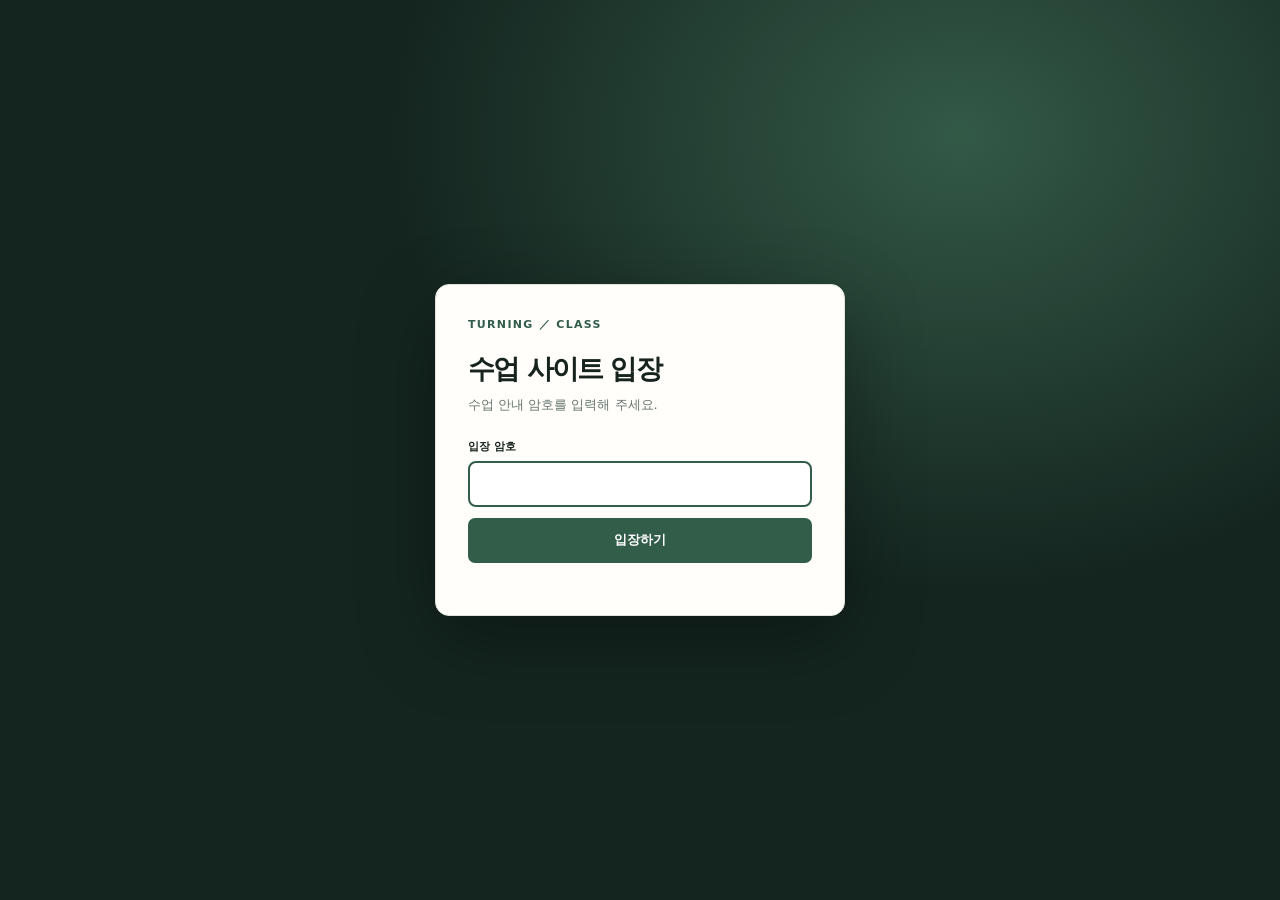
<file: pairing.html>
<!doctype html>
<html lang="ko"><head><meta charset="utf-8"><meta name="viewport" content="width=device-width,initial-scale=1"><meta name="theme-color" content="#14251f"><title>2인 1조 편성 | TURNING CLASS</title>
<style>
:root{--ink:#18241e;--muted:#68766f;--paper:#f4f4ef;--card:#fffefa;--line:#e2e4da;--green:#315d49;--lime:#c9df8a}*{box-sizing:border-box}body{margin:0;background:var(--paper);color:var(--ink);font-family:Inter,"Pretendard","Noto Sans KR",system-ui,sans-serif}a{color:inherit;text-decoration:none}.shell{max-width:1050px;margin:auto;padding:0 24px}.bar{height:69px;border-bottom:1px solid var(--line);display:flex;justify-content:space-between;align-items:center}.brand{font-weight:850;letter-spacing:-.04em}.brand b{color:var(--green)}.back{font-size:12px;color:var(--green);font-weight:750}.intro{padding:36px 0 22px}.eyebrow{font-size:10px;letter-spacing:.16em;color:var(--green);font-weight:850}.intro h1{font-size:34px;letter-spacing:-.06em;margin:8px 0}.intro p{font-size:13px;color:var(--muted);margin:0;line-height:1.7}.layout{display:grid;grid-template-columns:1fr 1fr;gap:17px;align-items:start}.panel{background:var(--card);border:1px solid var(--line);border-radius:9px;overflow:hidden}.head{padding:15px 17px;border-bottom:1px solid var(--line);display:flex;justify-content:space-between;align-items:center}.head strong{font-size:14px}.head span{font-size:10px;color:var(--muted)}.roster{padding:14px;display:grid;grid-template-columns:1fr 1fr;gap:8px}.student{display:flex;align-items:center;gap:8px;border:1px solid var(--line);border-radius:6px;padding:6px 9px;background:#fff}.student label{width:24px;color:#819087;font:700 10px/1.4 "Cascadia Code",monospace}.student input{border:0;outline:0;width:100%;font:12px inherit;color:var(--ink);background:transparent;padding:4px 0}.actions{padding:0 14px 14px;display:flex;gap:8px}.btn{border:1px solid var(--line);border-radius:6px;background:#fffefa;padding:10px 13px;font-size:11px;font-weight:750;cursor:pointer;color:#37463e}.btn.primary{background:var(--green);border-color:var(--green);color:#fff}.btn:hover{filter:brightness(.97)}.actions .primary{flex:1}.pairs{padding:12px;display:grid;grid-template-columns:1fr 1fr;gap:9px}.pair{min-height:69px;border:1px solid var(--line);border-radius:7px;padding:10px 12px;display:flex;flex-direction:column;justify-content:center;gap:5px;background:#fff}.pair-label{font-size:9px;letter-spacing:.1em;color:#758279;font-weight:800}.pair-names{font-size:13px;font-weight:740;letter-spacing:-.02em}.pair-names i{font-style:normal;color:#829187;padding:0 5px}.empty{padding:28px 17px;text-align:center;color:var(--muted);font-size:12px;line-height:1.7}.result-actions{padding:0 12px 13px;display:flex;justify-content:flex-end;gap:7px}.foot{padding:14px 0 28px;color:var(--muted);font-size:10px;line-height:1.7}.toast{position:fixed;bottom:20px;left:50%;transform:translate(-50%,12px);opacity:0;transition:.2s;background:#20392e;color:white;border-radius:6px;padding:10px 14px;font-size:12px;pointer-events:none}.toast.show{opacity:1;transform:translate(-50%,0)}@media(max-width:720px){.shell{padding:0 15px}.layout{grid-template-columns:1fr}.intro h1{font-size:29px}.pairs{grid-template-columns:1fr 1fr}}@media(max-width:390px){.roster{gap:6px;padding:10px}.student{gap:5px;padding:5px 6px}.student input{font-size:11px}.pairs{gap:6px;padding:9px}.pair{padding:9px 8px}.pair-names{font-size:12px}}@media print{body{background:#fff}.bar,.intro,.roster-panel,.result-actions,.foot{display:none!important}.shell{max-width:none;padding:0}.layout{display:block}.pairs-panel{border:0}.head{padding:0 0 12px}.pairs{grid-template-columns:repeat(2,1fr);padding:0}.pair{min-height:74px;break-inside:avoid}}
</style><script>try{if(localStorage.getItem("turning-class-entry-access-v2")!=="ok")document.documentElement.classList.add("classroom-gate-pending")}catch(e){document.documentElement.classList.add("classroom-gate-pending")}</script><link rel="stylesheet" href="classroom-gate.css"><script src="classroom-gate.js" defer></script></head><body><div class="shell"><header class="bar"><a class="brand" href="index.html">TURNING <b>／</b> CLASS</a><a class="back" href="index.html">← 수업 홈</a></header><main><section class="intro"><div class="eyebrow">CLASS ACTIVITY · PAIR MAKER</div><h1>오늘의 실습 짝을 정해요.</h1><p>학생 이름을 입력하고 짝 편성 버튼을 누르면 20명이 무작위로 2인 1조, 10개 조로 나뉩니다.</p></section><div class="layout"><section class="panel roster-panel"><div class="head"><strong>학생 명단</strong><span>20명 · 이름은 이 브라우저에 저장</span></div><div class="roster" id="roster"></div><div class="actions"><button class="btn primary" id="make">짝 무작위 편성</button><button class="btn" id="reset">명단 초기화</button></div></section><section class="panel pairs-panel"><div class="head"><strong>짝 편성 결과</strong><span id="pairCount">편성 전</span></div><div id="pairs" class="empty">왼쪽에 학생 이름을 입력한 뒤<br>짝 무작위 편성 버튼을 눌러주세요.</div><div class="result-actions"><button class="btn" id="copy" disabled>결과 복사</button><button class="btn" id="print" disabled>인쇄</button></div></section></div><div class="foot">명단과 편성 결과는 현재 브라우저에 저장됩니다. 다른 기기와 공유되지 않습니다.</div></main></div><div class="toast" id="toast">결과를 복사했습니다.</div>
<script>
const roster=document.getElementById("roster"),pairArea=document.getElementById("pairs"),pairCount=document.getElementById("pairCount"),copyButton=document.getElementById("copy"),printButton=document.getElementById("print"),toast=document.getElementById("toast");let currentPairs=[];const names=JSON.parse(localStorage.getItem("turning-class-student-names")||"null")||Array.from({length:20},(_,i)=>`학생 ${String(i+1).padStart(2,"0")}`);
for(let i=0;i<20;i++){const wrap=document.createElement("div");wrap.className="student";const label=document.createElement("label");label.textContent=String(i+1).padStart(2,"0");const input=document.createElement("input");input.type="text";input.maxLength=24;input.value=names[i]||"";input.setAttribute("aria-label",`학생 ${i+1} 이름`);input.addEventListener("input",saveNames);wrap.append(label,input);roster.append(wrap)}
function saveNames(){const values=[...roster.querySelectorAll("input")].map(x=>x.value);localStorage.setItem("turning-class-student-names",JSON.stringify(values))}
function renderPairs(pairs){pairArea.className="pairs";pairArea.replaceChildren();pairs.forEach((p,i)=>{const card=document.createElement("article");card.className="pair";const label=document.createElement("span");label.className="pair-label";label.textContent=`GROUP ${String(i+1).padStart(2,"0")}`;const text=document.createElement("div");text.className="pair-names";text.textContent=`${p[0]}  ·  ${p[1]}`;card.append(label,text);pairArea.append(card)});pairCount.textContent="10개 조 · 20명";copyButton.disabled=false;printButton.disabled=false;localStorage.setItem("turning-class-pairs",JSON.stringify(pairs))}
document.getElementById("make").addEventListener("click",()=>{saveNames();const list=[...roster.querySelectorAll("input")].map((x,i)=>x.value.trim()||`학생 ${String(i+1).padStart(2,"0")}`);for(let i=list.length-1;i>0;i--){const j=Math.floor(Math.random()*(i+1));[list[i],list[j]]=[list[j],list[i]]}currentPairs=Array.from({length:10},(_,i)=>list.slice(i*2,i*2+2));renderPairs(currentPairs)});
document.getElementById("reset").addEventListener("click",()=>{roster.querySelectorAll("input").forEach((x,i)=>x.value=`학생 ${String(i+1).padStart(2,"0")}`);saveNames()});copyButton.addEventListener("click",async()=>{const text=currentPairs.map((p,i)=>`${i+1}조: ${p[0]} / ${p[1]}`).join("\n");try{await navigator.clipboard.writeText(text)}catch{const temp=document.createElement("textarea");temp.value=text;document.body.append(temp);temp.select();document.execCommand("copy");temp.remove()}toast.classList.add("show");setTimeout(()=>toast.classList.remove("show"),1400)});printButton.addEventListener("click",()=>window.print());const saved=JSON.parse(localStorage.getItem("turning-class-pairs")||"null");if(saved&&saved.length===10){currentPairs=saved;renderPairs(saved)}
</script></body></html>
</file>
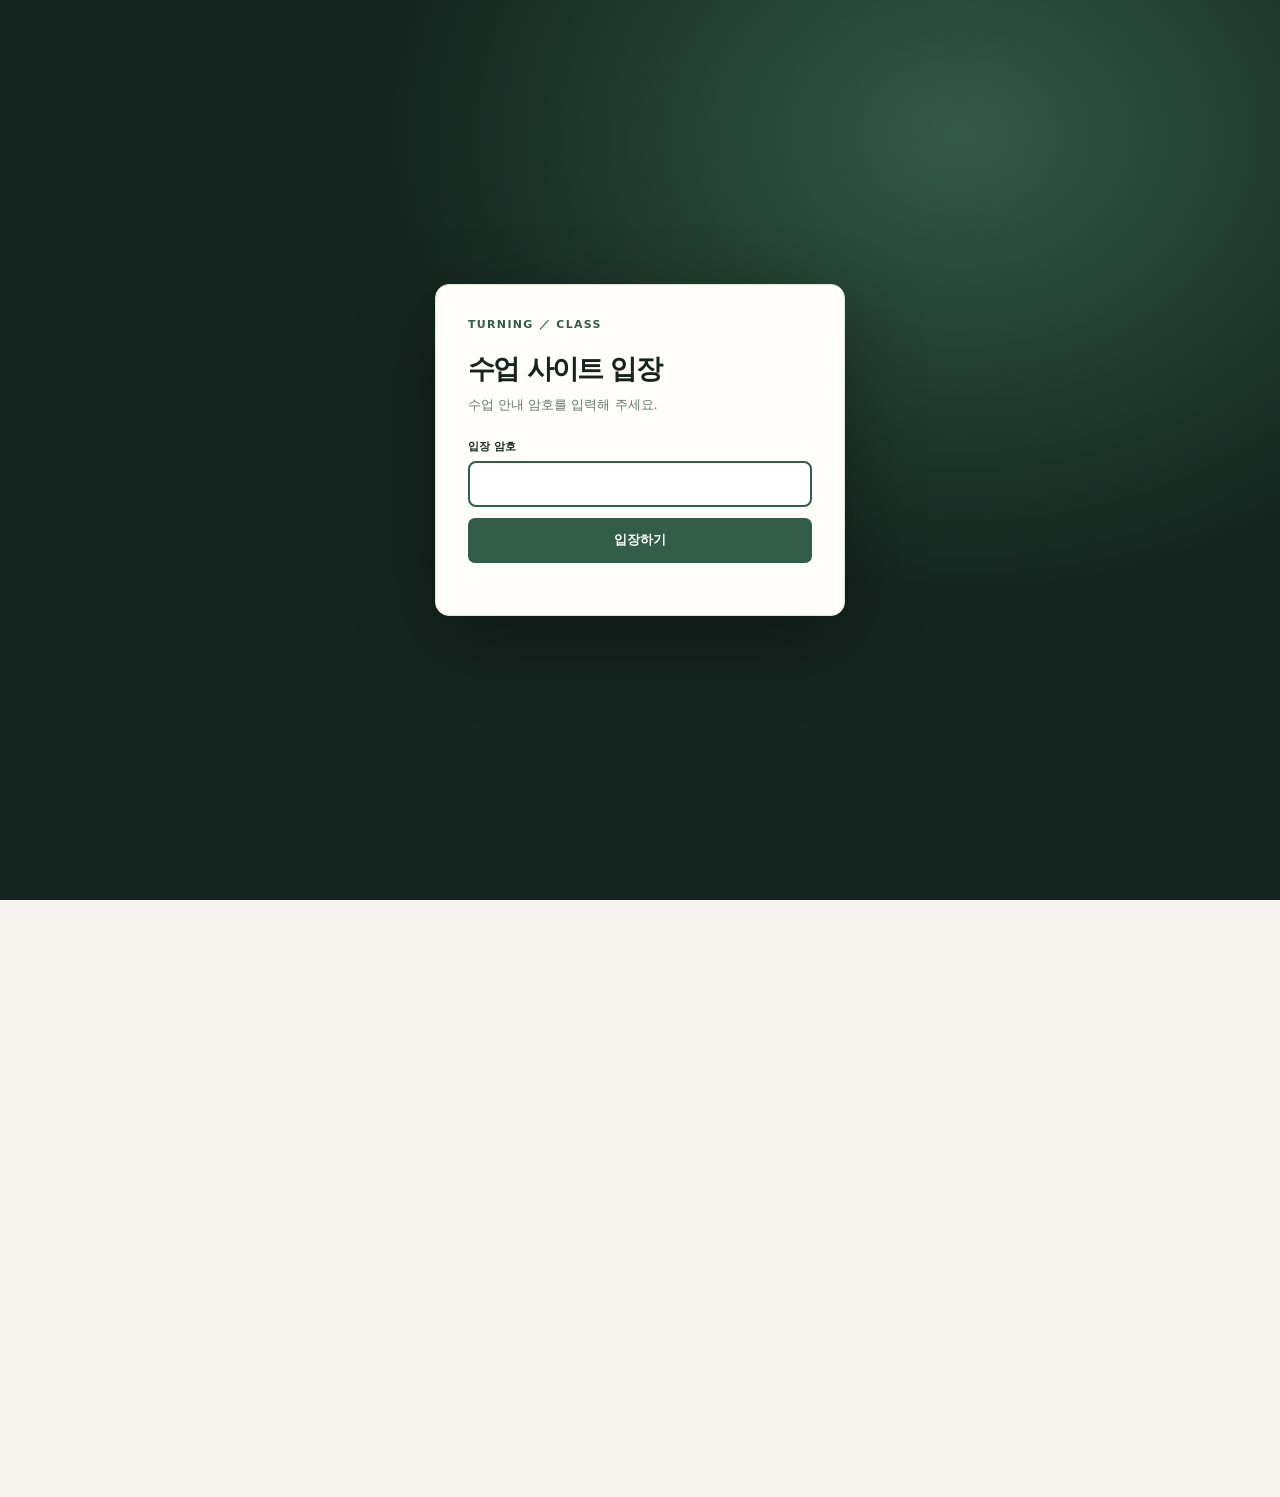
<file: public-drawing-1-practice.html>
<!doctype html>
<html lang="ko"><head><meta charset="utf-8"><meta name="viewport" content="width=device-width,initial-scale=1"><meta name="theme-color" content="#14251f"><title>실기 공개도면 프로그램 연습 | TURNING CLASS</title>
<style>
:root{--ink:#17231e;--muted:#68766f;--paper:#f5f4ef;--card:#fffefa;--line:#e3e3d9;--green:#315d49}*{box-sizing:border-box}body{margin:0;background:var(--paper);color:var(--ink);font-family:Inter,"Pretendard","Noto Sans KR",system-ui,sans-serif}a{color:inherit;text-decoration:none}button{font:inherit;cursor:pointer}.shell{max-width:1440px;margin:auto;padding:0 24px}.topbar{height:70px;border-bottom:1px solid var(--line);display:flex;align-items:center;justify-content:space-between}.brand{font-weight:850;letter-spacing:-.04em}.brand b{color:var(--green)}.nav{display:flex;gap:18px;font-size:12px;color:var(--green);font-weight:750}.intro{padding:30px 0 18px}.eyebrow{font-size:10px;letter-spacing:.16em;color:var(--green);font-weight:850}.intro h1{font-size:clamp(27px,4vw,39px);letter-spacing:-.06em;margin:8px 0}.intro p{font-size:13px;line-height:1.7;color:var(--muted);margin:0;max-width:900px}.chooser{display:grid;grid-template-columns:repeat(10,minmax(0,1fr));gap:6px;margin-top:14px;max-width:760px}.chooser button,.copy{border:1px solid var(--line);border-radius:5px;background:white;color:#536259;padding:8px 12px;font-size:11px;font-weight:800}.chooser button.active{background:var(--green);border-color:var(--green);color:white}@media(max-width:480px){.chooser{grid-template-columns:repeat(6,minmax(0,1fr))}}.layout{display:grid;grid-template-columns:minmax(0,1fr) minmax(0,1fr);gap:14px;align-items:start}.panel{border:1px solid var(--line);background:var(--card);border-radius:9px;overflow:hidden}.panelhead{height:48px;border-bottom:1px solid var(--line);display:flex;align-items:center;justify-content:space-between;padding:0 14px}.panelhead strong{font-size:13px}.panelhead a,.panelhead span{font-size:10px;color:var(--green);font-weight:750}.drawing{padding:8px;background:#fff}.zoomed{width:100%;max-width:700px;margin:0 auto}.zoomed img{display:block;width:100%;height:auto}.zoom-part{margin:0 0 12px}.zoom-part span{display:block;padding:4px 2px 6px;font-size:11px;font-weight:850;color:var(--green)}.object-crop{position:relative}.object-crop .trim-mask{position:absolute;right:0;top:69%;width:16%;height:16%;background:#fff;pointer-events:none}.caption{padding:9px 13px;font-size:10px;line-height:1.5;color:var(--muted);border-top:1px solid var(--line)}.answer-note{padding:12px 14px;font-size:11px;line-height:1.6;color:#59665e;background:#f0f3ec;border-bottom:1px solid var(--line)}.writearea{padding:12px 14px;border-bottom:1px solid var(--line)}.writearea label{display:block;font-size:11px;font-weight:850;margin:0 0 6px;color:var(--green)}.writearea textarea{display:block;width:100%;height:190px;resize:vertical;border:1px solid var(--line);border-radius:5px;background:#fff;padding:10px;font:12px/1.6 Consolas,"Cascadia Code",monospace;margin-bottom:12px}.writearea textarea:last-child{margin-bottom:0}details summary{cursor:pointer;list-style:none;padding:13px 15px;background:#e9eee3;color:var(--green);font-size:12px;font-weight:850}details summary::-webkit-details-marker{display:none}details summary:after{content:'＋';float:right}details[open] summary:after{content:'−'}.answer-section{padding:13px;border-top:1px solid var(--line)}.answer-section h2{font-size:12px;margin:0 0 8px;display:flex;justify-content:space-between;align-items:center}.copy{padding:6px 9px;color:var(--green)}.answer{margin:0;padding:12px;background:#f7f7f2;border:1px solid var(--line);border-radius:5px;overflow:auto;white-space:pre;font:12px/1.65 Consolas,"Cascadia Code",monospace}.answer-section+.answer-section{padding-top:0}footer{padding:20px 0 30px;color:var(--muted);font-size:10px}@media(max-width:850px){.layout{grid-template-columns:1fr}.drawing{max-width:650px;margin:auto}.writearea textarea{height:160px}}@media(max-width:480px){.shell{padding:0 13px}.topbar{height:62px}.nav{gap:9px;font-size:10px}.answer{font-size:10px;padding:9px}.panelhead{padding:0 10px}}
</style><script>try{if(localStorage.getItem("turning-class-entry-access-v2")!=="ok"&&sessionStorage.getItem("turning-class-entry-access-v2")!=="ok")document.documentElement.classList.add("classroom-gate-pending")}catch(e){document.documentElement.classList.add("classroom-gate-pending")}</script><link rel="stylesheet" href="classroom-gate.css"><script src="classroom-gate.js" defer></script></head>
<body><div class="shell"><header class="topbar"><a class="brand" href="index.html">TURNING <b>／</b> CLASS</a><nav class="nav"><a href="cnc-fill-practice.html">← 축 확대도 연습</a><a href="index.html#learn">수업 홈</a></nav></header><main><section class="intro"><div class="eyebrow">PUBLIC PRACTICAL DRAWING · PRACTICE</div><h1>실기 공개도면 프로그램 연습</h1><p>도면 왼쪽 아래의 공작물과 주서를 크게 보며 프로그램을 작성해 보세요. 답안 입력란은 도면별로 유지되며, 모범답안은 접혀 있습니다.</p><div class="chooser" id="drawing-chooser" aria-label="공개도면 선택"></div></section><section class="layout"><article class="panel"><div class="panelhead"><strong id="drawing-title">실기 공개도면 1번 · 공작물 확대</strong><a id="pdf-link" href="drawing-1.pdf" target="_blank" rel="noopener">원본 도면 PDF ↗</a></div><div class="drawing"><div class="zoomed"><div class="zoom-part"><span>왼쪽 아래 공작물</span><div class="object-crop"><img id="work-image" src="public-component-01.png" alt="실기 공개도면 1번 왼쪽 아래 공작물만 확대"><span class="trim-mask" aria-hidden="true"></span></div></div><div class="zoom-part"><span>주서</span><img id="notes-image" src="public-notes-01.png" alt="실기 공개도면 1번 주서만 확대"></div></div></div><div class="caption">공작물과 주서를 각각 별도 이미지로 잘라 표시합니다. 전체 도면은 원본 PDF에서 확인할 수 있습니다.</div></article><article class="panel"><div class="panelhead"><strong>프로그램 작성 및 모범답안</strong><span id="answer-label">공개도면 1번</span></div><div class="answer-note">도면을 보며 먼저 작성한 뒤 모범답안을 펼쳐 비교하세요. 답안은 공개도면 번호별로 저장됩니다.</div><div class="writearea"><label for="write-rear">후면가공 프로그램 작성</label><textarea id="write-rear" placeholder="후면가공 프로그램을 여기에 작성하세요."></textarea><label for="write-front">전면가공 프로그램 작성</label><textarea id="write-front" placeholder="전면가공 프로그램을 여기에 작성하세요."></textarea></div><details><summary>이 도면 모범답안 보기</summary><div id="answer-content"></div></details><p id="answer-unavailable" class="answer-note" hidden>이 도면의 모범답안은 아직 등록되지 않았습니다. 공작물 도면을 보고 직접 작성해 보세요.</p></article></section></main><footer>TURNING / CLASS · 공개도면 정답이 준비된 번호를 선택해 연습하세요.</footer></div>
<script>const answers={"1":{"rear":"%\n(후면가공 - 공개도면 1번)\nG28 U0. W0.\nG50 S2000 M03\nT0303\nG96 S200 M08\nG00 X55. Z10.\nG71 U1. R0.5\nG71 P1 Q2 U0.2 W0.2 F0.2\nN1 G01 X-2.\nZ0.\nX0.\nX45.\nX49. Z-2.\nZ-45.\nN2 G01 X55.\nG28 U0. W0.\nT0303\nG96 S200\nG00 X55. Z10.\nG70 P1 Q2 F0.1\nG28 U0. W0.\nT0505\nG97 S500\nG00 X54. Z-26.\nG75 R0.5\nG75 X46. Z-24. P500 Q1000 R0. F0.03\nG28 U0. W0.\nM09\nM05\nM01","front":"%\n(전면가공 - 공개도면 1번)\nG28 U0. W0.\nG50 S2000 M03\nT0303\nG96 S200 M08\nG00 X55. Z10.\nG71 U1. R0.5\nG71 P3 Q4 U0.2 W0.2 F0.2\nN3 G01 X-2.\nZ0.\nX0.\nG03 X14. Z-7. R7.\nG01 Z-10.\nG02 X18. Z-12. R2.\nG01 X20.\nZ-17.\nX25.\nX28. Z-18.5\nZ-35.\nX32.\nG03 X34. Z-36. R1.\nG01 Z-39.\nG02 X34. Z-47. R22.\nG01 Z-54.\nX42.\nZ-60.\nX45.\nG03 X49. Z-62. R2.\nN4 G01 X55.\nG28 U0. W0.\nT0303\nG96 S200\nG00 X55. Z10.\nG70 P3 Q4 F0.1\nG28 U0. W0.\nT0505\nG97 S500\nG00 X39. Z-35.\nG75 R0.5\nG75 X24. Z-33. P500 Q1000 R0. F0.03\nG28 U0. W0.\nT0707\nG97 S500\nG00 X29. Z-16.\nG76 P010060 Q50 R0.2\nG76 X26.22 Z-31. P890 Q350 F1.5\nG28 U0. W0.\nM09\nM05\nM02\n%"},"2":{"rear":"%\n(후면가공 - 공개도면 2번)\nG28 U0. W0.\nG50 S2000 M03\nT0303\nG96 S200 M08\nG00 X55. Z10.\nG71 U1. R0.5\nG71 P1 Q2 U0.2 W0.2 F0.2\nN1 G01 X-2.\nZ0.\nX0.\nX45.\nX49. Z-2.\nZ-40.\nN2 G01 X55.\nG28 U0. W0.\nT0303\nG96 S200\nG00 X55. Z10.\nG70 P1 Q2 F0.1\nG28 U0. W0.\nT0505\nG97 S500\nG00 X54. Z-20.\nG75 R0.5\nG75 X44. Z-17. P500 Q1000 R0. F0.03\nG28 U0. W0.\nM09\nM05\nM01","front":"%\n(전면가공 - 공개도면 2번)\nG28 U0. W0.\nG50 S2000 M03\nT0303\nG96 S200 M08\nG00 X55. Z10.\nG71 U1. R0.5\nG71 P3 Q4 U0.2 W0.2 F0.2\nN3 G01 X-2.\nZ0.\nX0.\nX8.\nX10. Z-1.\nZ-4.\nG02 X24. Z-15. R25.\nG01 Z-19.\nX28.\nG03 X30. Z-20. R1.\nG01 Z-26.\nG02 X30. Z-32. R20.\nG01 Z-37.\nX32.\nZ-42\nX35.\nX38. Z-43.5\nZ-64.\nX45.\nG03 X49. Z-66. R2.\nN4 G01 X55.\nG28 U0. W0.\nT0303\nG96 S200\nG00 X55. Z10.\nG70 P3 Q4 F0.1\nG28 U0. W0.\nT0505\nG97 S500\nG00 X54. Z-64.\nG75 R0.5\nG75 X33. Z-62. P500 Q1000 R0. F0.03\nG28 U0. W0.\nT0707\nG97 S500\nG00 X39. Z-41.\nG76 P010060 Q50 R0.2\nG76 X36.22 Z-60. P890 Q350 F1.5\nG28 U0. W0.\nM09\nM05\nM02\n%"},"3":{"rear":"%\n(후면가공 - 공개도면 3번)\nG28 U0. W0.\nG50 S2000 M03\nT0303\nG96 S200 M08\nG00 X55. Z10.\nG71 U1. R0.5\nG71 P1 Q2 U0.2 W0.2 F0.2\nN1 G01 X-2.\nZ0.\nX0.\nX47.\nX49. Z-1.\nZ-45.\nN2 G01 X55.\nG28 U0. W0.\nT0303\nG96 S200\nG00 X55. Z10.\nG70 P1 Q2 F0.1\nG28 U0. W0.\nT0505\nG97 S500\nG00 X54. Z-20.\nG75 R0.5\nG75 X46. Z-19. P500 Q1000 R0. F0.03\nG28 U0. W0.\nM09\nM05\nM01","front":"%\n(전면가공 - 공개도면 3번)\nG28 U0. W0.\nG50 S2000 M03\nT0303\nG96 S200 M08\nG00 X55. Z10.\nG71 U1. R0.5\nG71 P3 Q4 U0.2 W0.2 F0.2\nN3 G01 X-2.\nZ0.\nX0.\nX10.\nG03 X20. Z-5. R5.\nG01 Z-13.\nG02 X22. Z-14. R1.\nG01 X24.\nX28. Z-16.\nZ-38.\nX30.\nG03 X32. Z-39. R1.\nG01 Z-43.\nG02 X32. Z-50. R25.\nG01 Z-55.\nX38.\nG03 X40. Z-56.\nG01 Z-63.\nG02 X42. Z-64. R1.\nG01 X45.\nX49. Z-66.\nN4 G01 X55.\nG28 U0. W0.\nT0303\nG96 S200\nG00 X55. Z10.\nG70 P3 Q4 F0.1\nG28 U0. W0.\nT0505\nG97 S500\nG00 X37. Z-38.\nG75 R0.5\nG75 X22. Z-36. P500 Q1000 R0. F0.03\nG28 U0. W0.\nT0707\nG97 S500\nG00 X29. Z-13.\nG76 P010060 Q50 R0.2\nG76 X26.22 Z-34. P890 Q350 F1.5\nG28 U0. W0.\nM09\nM05\nM02\n%"},"4":{"rear":"%\n(후면가공 - 공개도면 4번)\nG28 U0. W0.\nG50 S2000 M03\nT0303\nG96 S200 M08\nG00 X55. Z10.\nG71 U1. R0.5\nG71 P1 Q2 U0.2 W0.2 F0.2\nN1 G01 X-2.\nZ0.\nX0.\nX45.\nX49. Z-2.\nZ-45.\nN2 G01 X55.\nG28 U0. W0.\nT0303\nG96 S200\nG00 X55. Z10.\nG70 P1 Q2 F0.1\nG28 U0. W0.\nT0505\nG97 S500\nG00 X54. Z-19.\nG75 R0.5\nG75 X44. Z-18. P500 Q1000 R0. F0.03\nG28 U0. W0.\nM09\nM05\nM01","front":"%\n(전면가공 - 공개도면 4번)\nG28 U0. W0.\nG50 S2000 M03\nT0303\nG96 S200 M08\nG00 X55. Z10.\nG71 U1. R0.5\nG71 P3 Q4 U0.2 W0.2 F0.2\nN3 G01 X-2.\nZ0.\nX0.\nX16.\nX23. Z-8.\nZ-16.\nG02 X23. Z-24. R25.\nG01 Z-30.\nX25.\nX27. Z-31.\nZ-52.\nX33.\nZ-59.\nX38.\nX40. Z-60.\nZ-63.\nX45.\nG03 X49. Z-65. R2.\nN4 G01 X55.\nG28 U0. W0.\nT0303\nG96 S200\nG00 X55. Z10.\nG70 P3 Q4 F0.1\nG28 U0. W0.\nT0505\nG97 S500\nG00 X38. Z-52.\nG75 R0.5\nG75 X21. Z-51. P500 Q1000 R0. F0.03\nG28 U0. W0.\nT0707\nG97 S500\nG00 X28. Z-29.\nG76 P010060 Q50 R0.2\nG76 X25.22 Z-49. P890 Q350 F1.5\nG28 U0. W0.\nM09\nM05\nM02\n%"},"5":{"rear":"%\n(후면가공 - 공개도면 5번)\nG28 U0. W0.\nG50 S2000 M03\nT0303\nG96 S200 M08\nG00 X55. Z10.\nG71 U1. R0.5\nG71 P1 Q2 U0.2 W0.2 F0.2\nN1 G01 X-2.\nZ0.\nX0.\nX45.\nX49. Z-2.\nZ-45.\nN2 G01 X55.\nG28 U0. W0.\nT0303\nG96 S200\nG00 X55. Z10.\nG70 P1 Q2 F0.1\nG28 U0. W0.\nT0505\nG97 S500\nG00 X54. Z-19.\nG75 R0.5\nG75 X37. Z-17. P500 Q1000 R0. F0.03\nG28 U0. W0.\nM09\nM05\nM01","front":"%\n(전면가공 - 공개도면 5번)\nG28 U0. W0.\nG50 S2000 M03\nT0303\nG96 S200 M08\nG00 X55. Z10.\nG71 U1. R0.5\nG71 P3 Q4 U0.2 W0.2 F0.2\nN3 G01 X-2.\nZ0.\nX0.\nX17.\nX20. Z-1.5\nZ-14.\nX23. Z-20.\nZ-31.\nX27.\nX29. Z-32.\nZ-35.\nG02 X29. Z-44. R22.\nG01 Z-50.\nX35.\nG03 X37. Z-51. R1.\nG01 Z-55.\nG02 X43. Z-65. R28.\nG01 X47.\nG03 X49. Z-66. R1.\nN4 G01 X55.\nG28 U0. W0.\nT0303\nG96 S200\nG00 X55. Z10.\nG70 P3 Q4 F0.1\nG28 U0. W0.\nT0505\nG97 S500\nG00 X28. Z-14.\nG75 R0.5\nG75 X15. Z-13. P500 Q1000 R0. F0.03\nG28 U0. W0.\nT0707\nG97 S500\nG00 X21. Z1.\nG76 P010060 Q50 R0.2\nG76 X18.22 Z-11. P890 Q350 F1.5\nG28 U0. W0.\nM09\nM05\nM02\n%"},"6":{"rear":"%\n(후면가공 - 공개도면 6번)\nG28 U0. W0.\nG50 S2000 M03\nT0303\nG96 S200 M08\nG00 X55. Z10.\nG71 U1. R0.5\nG71 P1 Q2 U0.2 W0.2 F0.2\nN1 G01 X-2.\nZ0.\nX0.\nX45.\nX49. Z-2.\nZ-45.\nN2 G01 X55.\nG28 U0. W0.\nT0303\nG96 S200\nG00 X55. Z10.\nG70 P1 Q2 F0.1\nG28 U0. W0.\nT0505\nG97 S500\nG00 X54. Z-18.\nG75 R0.5\nG75 X44. Z-17. P500 Q1000 R0. F0.03\nG28 U0. W0.\nM09\nM05\nM01","front":"%\n(전면가공 - 공개도면 6번)\nG28 U0. W0.\nG50 S2000 M03\nT0303\nG96 S200 M08\nG00 X55. Z10.\nG71 U1. R0.5\nG71 P3 Q4 U0.2 W0.2 F0.2\nN3 G01 X-2.\nZ0.\nX0.\nX8.\nG03 X13. Z-2.5 R2.5\nG01 Z-5.\nX16.\nZ-11.\nX19.\nX22. Z-12.5\nZ-26.\nX24.\nG03 X26. Z-27. R1.\nG01 Z-29.\nG02 X26. Z-36. R20.\nG01 Z-41.\nX36.\nX38. Z-42.\nZ-60.\nX43.\nZ-62.\nX47.\nX49. Z-63.\nN4 G01 X55.\nG28 U0. W0.\nT0303\nG96 S200\nG00 X55. Z10.\nG70 P3 Q4 F0.1\nG28 U0. W0.\nT0505\nG97 S500\nG00 X31. Z-26.\nG75 R0.5\nG75 X17. Z-25. P500 Q1000 R0. F0.03\nG28 U0. W0.\nT0707\nG97 S500\nG00 X23. Z-10.\nG76 P010060 Q50 R0.2\nG76 X20.22 Z-23. P890 Q350 F1.5\nG28 U0. W0.\nM09\nM05\nM02\n%"}};let current=1;const drafts={};function selectDrawing(n){if(drafts[current]){drafts[current].rear=document.getElementById('write-rear').value;drafts[current].front=document.getElementById('write-front').value}current=n;document.querySelectorAll('[data-drawing]').forEach(b=>b.classList.toggle('active',Number(b.dataset.drawing)===n));document.getElementById('drawing-title').textContent='실기 공개도면 '+n+'번 · 공작물 확대';document.getElementById('work-image').src='public-component-'+String(n).padStart(2,'0')+'.png';document.getElementById('work-image').alt='실기 공개도면 '+n+'번 왼쪽 아래 공작물만 확대';document.getElementById('notes-image').src='public-notes-'+String(n).padStart(2,'0')+'.png';document.getElementById('notes-image').alt='실기 공개도면 '+n+'번 주서만 확대';document.getElementById('pdf-link').href='drawing-'+n+'.pdf';document.getElementById('answer-label').textContent='공개도면 '+n+'번';document.getElementById('write-rear').value=drafts[n]?.rear||'';document.getElementById('write-front').value=drafts[n]?.front||'';const content=document.getElementById('answer-content'),details=document.querySelector('details'),unavailable=document.getElementById('answer-unavailable');content.replaceChildren();details.hidden=!answers[n];unavailable.hidden=Boolean(answers[n]);if(answers[n])[['rear','후면가공'],['front','전면가공']].forEach(([key,label])=>{const section=document.createElement('section');section.className='answer-section';const h=document.createElement('h2');h.textContent=label;const copy=document.createElement('button');copy.className='copy';copy.textContent=label+' 코드 복사';copy.addEventListener('click',async()=>{try{await navigator.clipboard.writeText(pre.textContent);copy.textContent='복사 완료'}catch(e){copy.textContent='복사할 수 없음'}setTimeout(()=>copy.textContent=label+' 코드 복사',1400)});h.appendChild(copy);const pre=document.createElement('pre');pre.className='answer';pre.textContent=answers[n][key];section.append(h,pre);content.appendChild(section)});details.open=false}const chooser=document.getElementById('drawing-chooser');for(let n=1;n<=30;n++){const button=document.createElement('button');button.type='button';button.dataset.drawing=String(n);button.textContent=String(n).padStart(2,'0');button.setAttribute('aria-label','공개도면 '+n+'번');button.title='공개도면 '+n+'번';chooser.appendChild(button)}document.querySelectorAll('[data-drawing]').forEach(b=>b.addEventListener('click',()=>selectDrawing(Number(b.dataset.drawing))));selectDrawing(1);</script></body></html>
</file>
<file: classroom-gate.css>
html.classroom-gate-pending,html.classroom-gate-pending body{overflow:hidden!important}html.classroom-gate-pending body>*:not(#classroom-gate):not(#classroom-lock-button){visibility:hidden!important;pointer-events:none!important}#classroom-gate{position:fixed;inset:0;z-index:99999;display:grid;place-items:center;padding:22px;background:radial-gradient(ellipse at 75% 15%,#335947 0,transparent 42%),#14251f;color:#17231e;font-family:Inter,"Pretendard","Noto Sans KR",system-ui,sans-serif;visibility:visible!important;pointer-events:auto!important}#classroom-gate *{box-sizing:border-box}#classroom-gate .gate-card{width:min(100%,410px);background:#fffefa;border:1px solid #dfe4d9;border-radius:14px;padding:32px;box-shadow:0 24px 80px #0005}#classroom-gate .gate-brand{font-size:11px;letter-spacing:.12em;color:#315d49;font-weight:900}#classroom-gate h1{font-size:27px;letter-spacing:-.06em;margin:19px 0 7px}#classroom-gate p{font-size:13px;line-height:1.7;color:#68766f;margin:0 0 22px}#classroom-gate label{display:block;font-size:11px;font-weight:800;margin-bottom:7px}#classroom-gate input{width:100%;height:46px;border:1px solid #d7ddd3;border-radius:7px;padding:0 12px;font:inherit;font-size:14px;outline-color:#315d49}#classroom-gate button{width:100%;height:45px;margin-top:11px;border:0;border-radius:7px;background:#315d49;color:white;font-size:13px;font-weight:850;cursor:pointer}#classroom-gate .gate-error{height:20px;padding-top:7px;color:#a9443e;font-size:11px}#classroom-lock-button{position:fixed;right:15px;bottom:14px;z-index:9999;border:1px solid #cfd8ce;border-radius:20px;background:#fffefaee;color:#315d49;padding:8px 12px;font:750 10px/1 "Pretendard","Noto Sans KR",system-ui,sans-serif;cursor:pointer;box-shadow:0 3px 12px #12251a18}html.classroom-gate-pending #classroom-lock-button{display:none}
</file>
